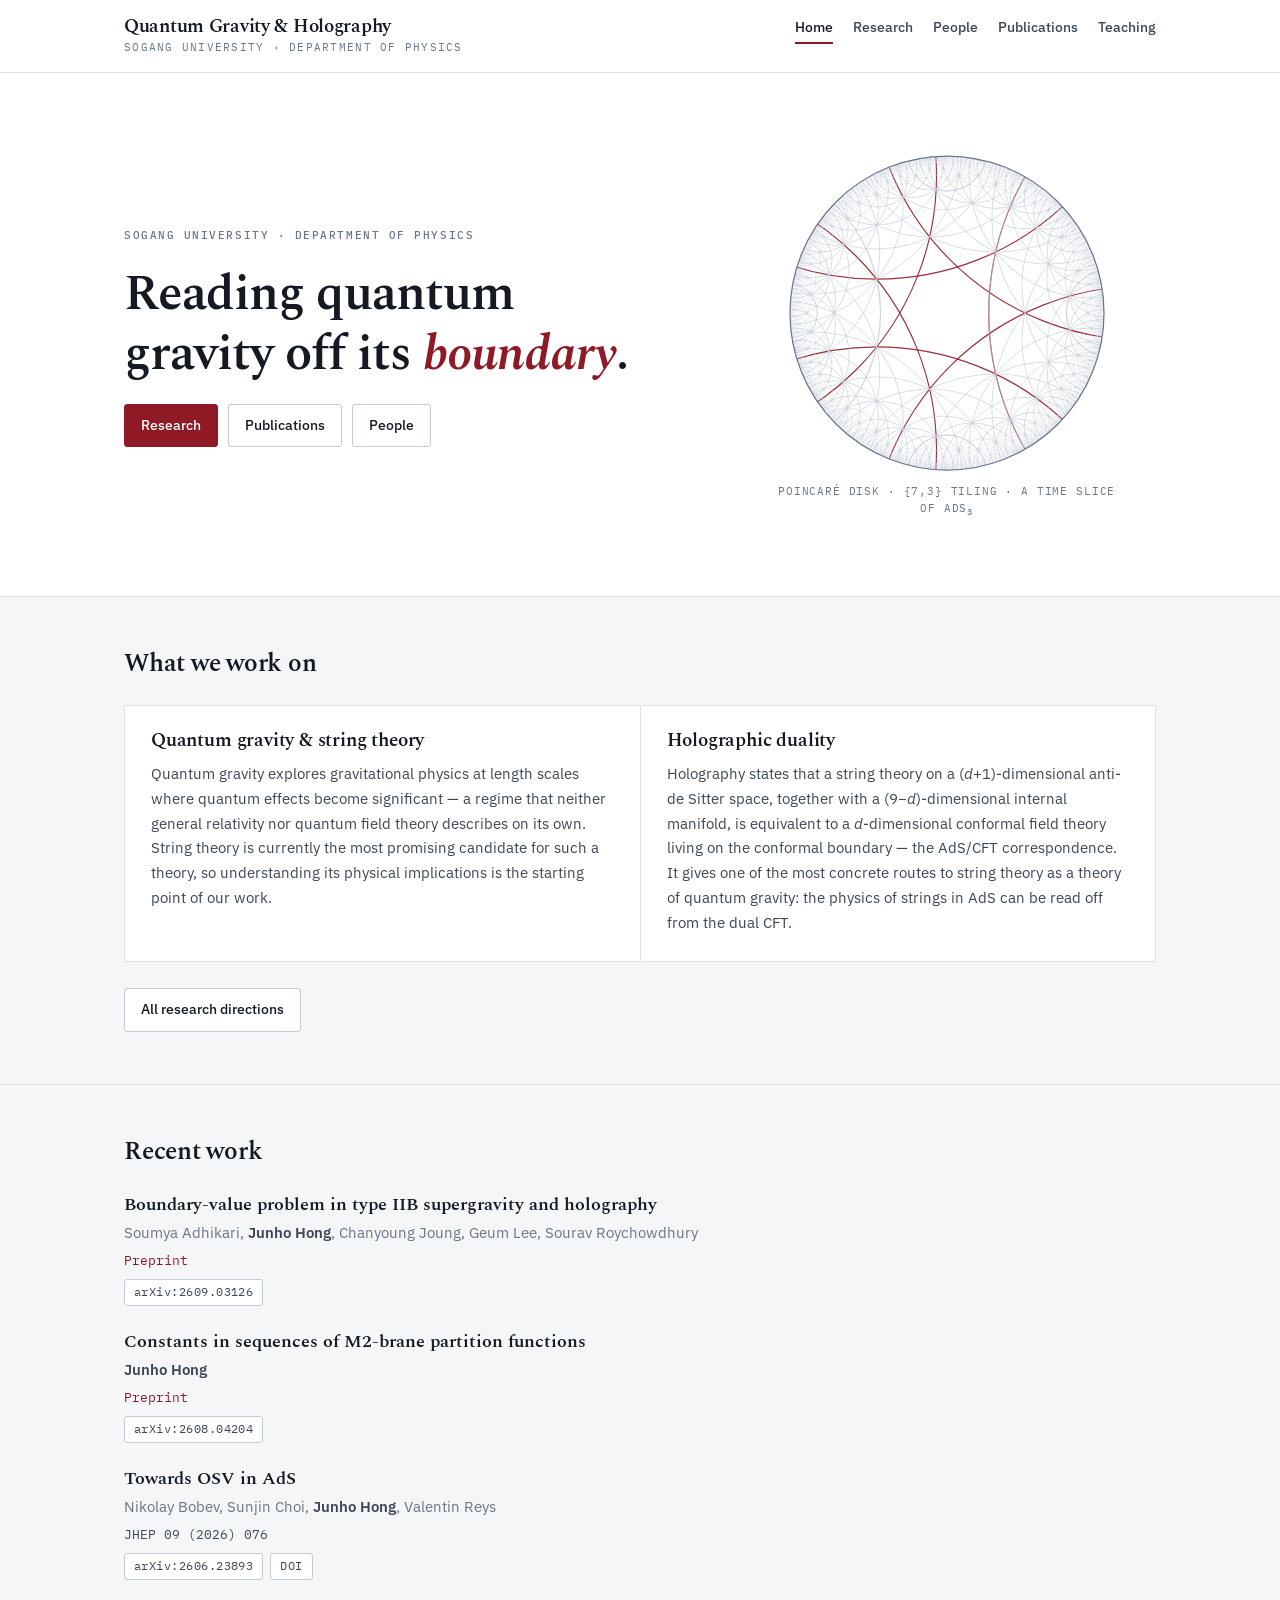
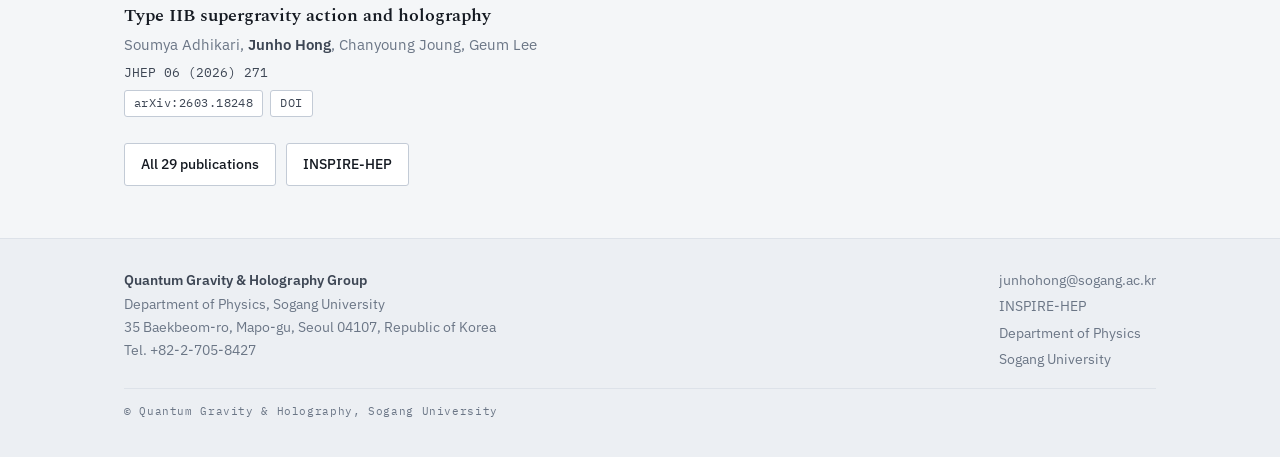
<file: index.html>
<!doctype html>
<html lang="en">
<head>
<meta charset="utf-8">
<meta name="viewport" content="width=device-width, initial-scale=1">
<title>Quantum Gravity &amp; Holography — Sogang University</title>
<meta name="description" content="The Quantum Gravity &amp; Holography group at Sogang University studies string theory and AdS/CFT, led by Junho Hong.">
<meta property="og:title" content="Quantum Gravity &amp; Holography — Sogang University">
<meta property="og:description" content="The Quantum Gravity &amp; Holography group at Sogang University studies string theory and AdS/CFT, led by Junho Hong.">
<meta property="og:type" content="website">
<link rel="preconnect" href="https://fonts.googleapis.com"><link rel="preconnect" href="https://fonts.gstatic.com" crossorigin><link rel="stylesheet" href="https://fonts.googleapis.com/css2?family=IBM+Plex+Mono:wght@400;500&family=IBM+Plex+Sans:ital,wght@0,400;0,500;0,600;1,400&family=Spectral:ital,wght@0,500;0,600;1,600&display=swap">
<link rel="stylesheet" href="assets/style.css">

</head>
<body>
<header class="site-head">
  <div class="wrap">
    <a class="brand" href="index.html">
      <b>Quantum Gravity &amp; Holography</b>
      <span>Sogang University &middot; Department of Physics</span>
    </a>
    <nav class="nav" aria-label="Main"><a href="index.html" aria-current="page">Home</a><a href="research.html">Research</a><a href="people.html">People</a><a href="publications.html">Publications</a><a href="teaching.html">Teaching</a></nav>
  </div>
</header>
<main>
<section class="hero">
  <div class="wrap">
    <div class="hero-copy">
      <p class="eyebrow">Sogang University &middot; Department of Physics</p>
      <h1>Reading quantum gravity off its <em>boundary</em>.</h1>
      <div class="actions">
        <a class="btn btn-primary" href="research.html">Research</a>
        <a class="btn" href="publications.html">Publications</a>
        <a class="btn" href="people.html">People</a>
      </div>
    </div>
    <figure class="hero-figure">
      <canvas id="adsDisk" width="320" height="320"
              role="img"
              aria-label="A {7,3} hyperbolic tiling of the Poincare disk, a constant-time slice of anti-de Sitter space"></canvas>
      <figcaption>Poincar&eacute; disk &middot; {7,3} tiling &middot; a time slice of AdS<sub>3</sub></figcaption>
    </figure>
  </div>
</section>

<section class="section">
  <div class="wrap">
    <h2 class="section-title">What we work on</h2>
    <div class="topics"><div class="topic"><h3>Quantum gravity &amp; string theory</h3><p>Quantum gravity explores gravitational physics at length scales where quantum effects become significant &mdash; a regime that neither general relativity nor quantum field theory describes on its own. String theory is currently the most promising candidate for such a theory, so understanding its physical implications is the starting point of our work.</p></div><div class="topic"><h3>Holographic duality</h3><p>Holography states that a string theory on a (<i>d</i>+1)-dimensional anti-de Sitter space, together with a (9&minus;<i>d</i>)-dimensional internal manifold, is equivalent to a <i>d</i>-dimensional conformal field theory living on the conformal boundary &mdash; the AdS/CFT correspondence. It gives one of the most concrete routes to string theory as a theory of quantum gravity: the physics of strings in AdS can be read off from the dual CFT.</p></div></div>
    <div class="actions"><a class="btn" href="research.html">All research directions</a></div>
  </div>
</section>

<section class="section">
  <div class="wrap">
    <h2 class="section-title">Recent work</h2>
    <div class="pub-list"><article class="pub"><div class="title">Boundary-value problem in type IIB supergravity and holography</div><div class="authors">Soumya Adhikari, <b>Junho Hong</b>, Chanyoung Joung, Geum Lee, Sourav Roychowdhury</div><div class="ref"><span class="preprint">Preprint</span></div><div class="pub-links"><a class="chip" href="https://arxiv.org/abs/2609.03126" target="_blank" rel="noopener">arXiv:2609.03126</a></div></article><article class="pub"><div class="title">Constants in sequences of M2-brane partition functions</div><div class="authors"><b>Junho Hong</b></div><div class="ref"><span class="preprint">Preprint</span></div><div class="pub-links"><a class="chip" href="https://arxiv.org/abs/2608.04204" target="_blank" rel="noopener">arXiv:2608.04204</a></div></article><article class="pub"><div class="title">Towards OSV in AdS</div><div class="authors">Nikolay Bobev, Sunjin Choi, <b>Junho Hong</b>, Valentin Reys</div><div class="ref">JHEP 09 (2026) 076</div><div class="pub-links"><a class="chip" href="https://arxiv.org/abs/2606.23893" target="_blank" rel="noopener">arXiv:2606.23893</a><a class="chip" href="https://doi.org/10.1007/JHEP09(2026)076" target="_blank" rel="noopener">DOI</a></div></article><article class="pub"><div class="title">Type IIB supergravity action and holography</div><div class="authors">Soumya Adhikari, <b>Junho Hong</b>, Chanyoung Joung, Geum Lee</div><div class="ref">JHEP 06 (2026) 271</div><div class="pub-links"><a class="chip" href="https://arxiv.org/abs/2603.18248" target="_blank" rel="noopener">arXiv:2603.18248</a><a class="chip" href="https://doi.org/10.1007/JHEP06(2026)271" target="_blank" rel="noopener">DOI</a></div></article></div>
    <div class="actions">
      <a class="btn" href="publications.html">All 29 publications</a>
      <a class="btn" href="https://inspirehep.net/authors/1669906" target="_blank" rel="noopener">INSPIRE-HEP</a>
    </div>
  </div>
</section>

</main>
<footer class="site-foot">
  <div class="wrap">
    <address class="addr">
      <b>Quantum Gravity &amp; Holography Group</b>
      Department of Physics, Sogang University<br>
      35 Baekbeom-ro, Mapo-gu, Seoul 04107, Republic of Korea<br>
      Tel. +82-2-705-8427
    </address>
    <div class="foot-links">
      <a href="mailto:junhohong@sogang.ac.kr">junhohong@sogang.ac.kr</a>
      <a href="https://inspirehep.net/authors/1669906">INSPIRE-HEP</a>
      <a href="https://physics.sogang.ac.kr">Department of Physics</a>
      <a href="https://www.sogang.ac.kr">Sogang University</a>
    </div>
    <div class="copy">&copy; Quantum Gravity &amp; Holography, Sogang University</div>
  </div>
</footer>
<script src="assets/hero.js"></script>
</body>
</html>
</file>
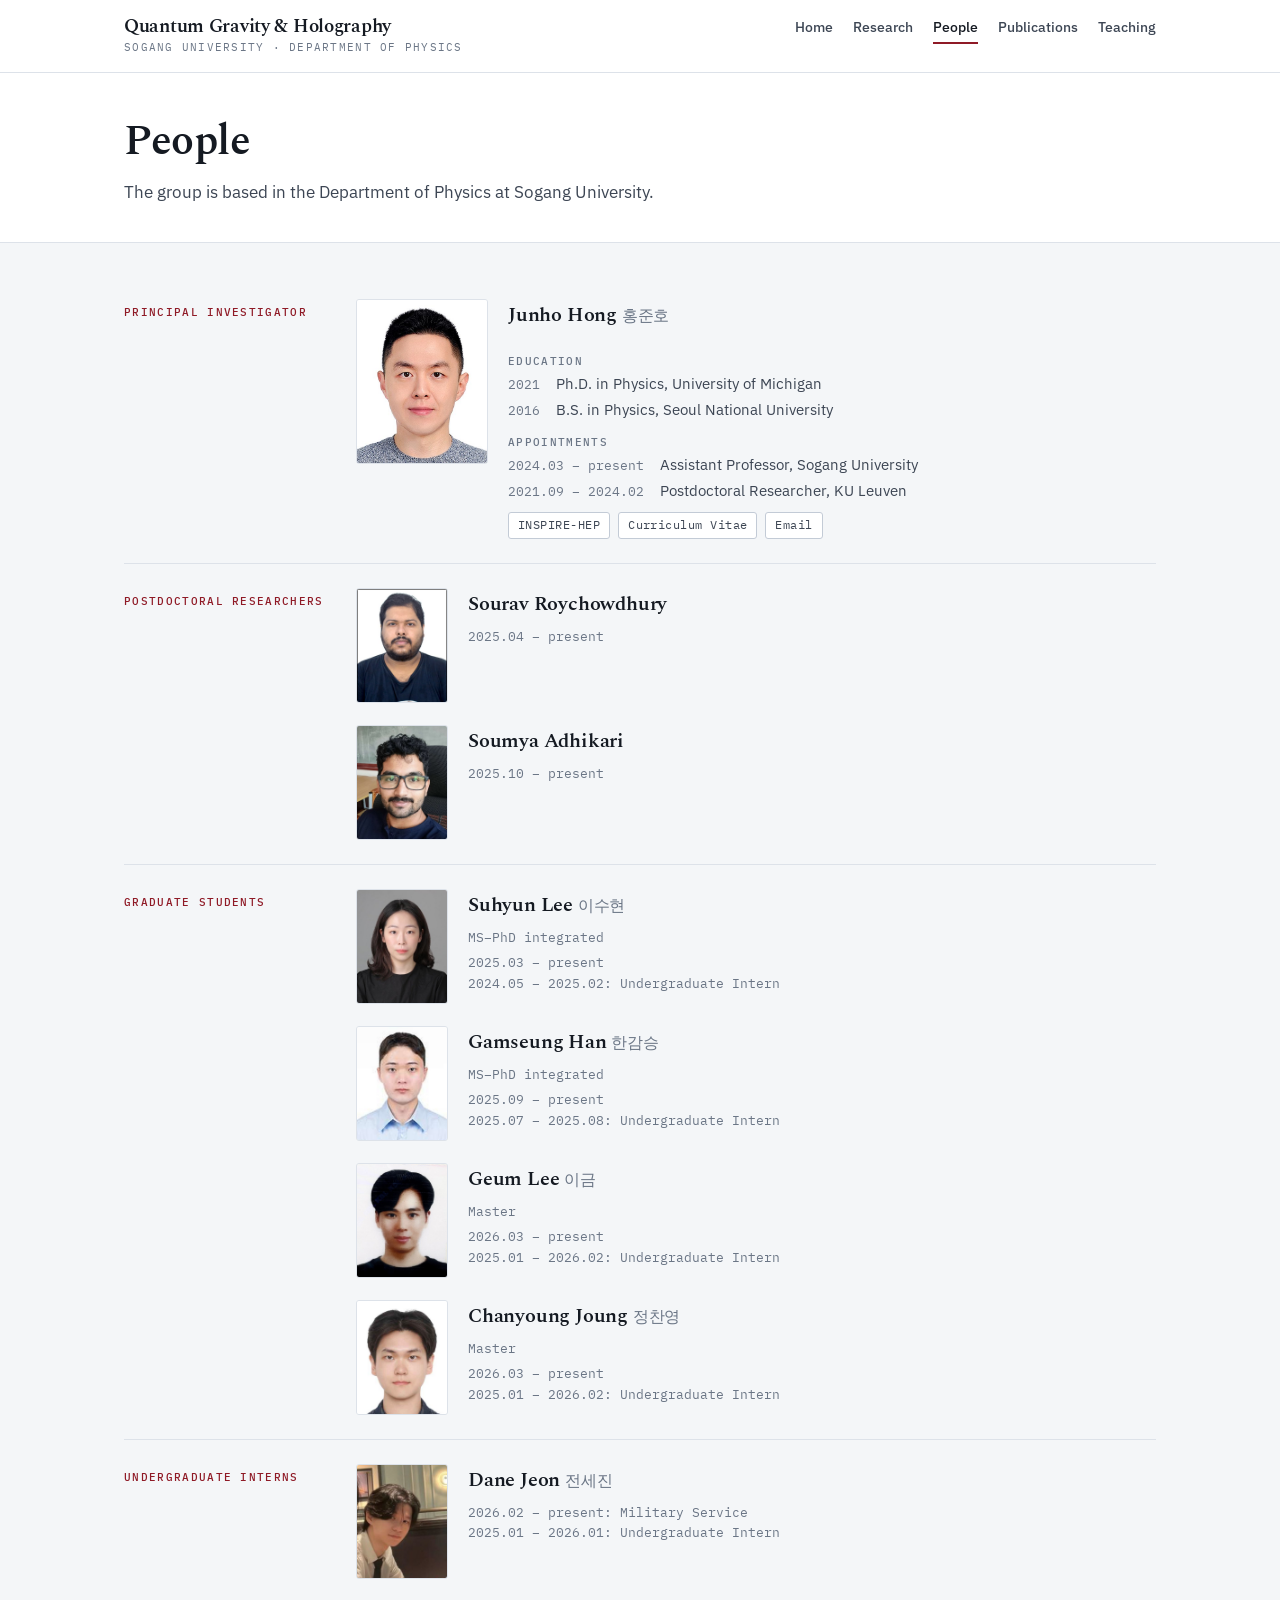
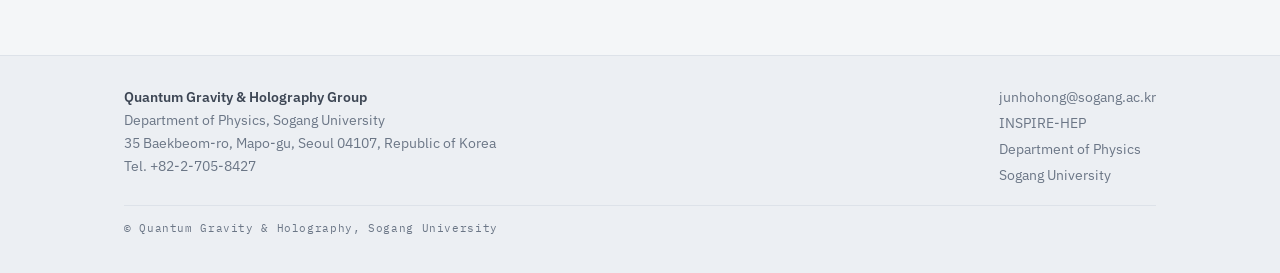
<file: people.html>
<!doctype html>
<html lang="en">
<head>
<meta charset="utf-8">
<meta name="viewport" content="width=device-width, initial-scale=1">
<title>People — Quantum Gravity &amp; Holography</title>
<meta name="description" content="Members of the Quantum Gravity &amp; Holography group at Sogang University, led by Junho Hong.">
<meta property="og:title" content="People — Quantum Gravity &amp; Holography">
<meta property="og:description" content="Members of the Quantum Gravity &amp; Holography group at Sogang University, led by Junho Hong.">
<meta property="og:type" content="website">
<link rel="preconnect" href="https://fonts.googleapis.com"><link rel="preconnect" href="https://fonts.gstatic.com" crossorigin><link rel="stylesheet" href="https://fonts.googleapis.com/css2?family=IBM+Plex+Mono:wght@400;500&family=IBM+Plex+Sans:ital,wght@0,400;0,500;0,600;1,400&family=Spectral:ital,wght@0,500;0,600;1,600&display=swap">
<link rel="stylesheet" href="assets/style.css">

</head>
<body>
<header class="site-head">
  <div class="wrap">
    <a class="brand" href="index.html">
      <b>Quantum Gravity &amp; Holography</b>
      <span>Sogang University &middot; Department of Physics</span>
    </a>
    <nav class="nav" aria-label="Main"><a href="index.html">Home</a><a href="research.html">Research</a><a href="people.html" aria-current="page">People</a><a href="publications.html">Publications</a><a href="teaching.html">Teaching</a></nav>
  </div>
</header>
<main>
<section class="page-head">
  <div class="wrap">
    <h1>People</h1>
    <p class="lede">The group is based in the Department of Physics at Sogang University.</p>
  </div>
</section>
<section class="section">
  <div class="wrap">
    <div class="roster"><div class="role-group"><div class="role-label">Principal Investigator</div><div class="role-people"><div class="person is-pi"><img class="portrait" src="assets/people/p2.jpg" alt="Junho Hong" width="400" height="500" loading="lazy" decoding="async"><div class="person-body"><span class="name">Junho Hong <span class="ko">홍준호</span></span><div class="cv-block"><h4>Education</h4><dl><dt>2021</dt><dd>Ph.D. in Physics, University of Michigan</dd><dt>2016</dt><dd>B.S. in Physics, Seoul National University</dd></dl><h4>Appointments</h4><dl><dt>2024.03 – present</dt><dd>Assistant Professor, Sogang University</dd><dt>2021.09 – 2024.02</dt><dd>Postdoctoral Researcher, KU Leuven</dd></dl></div><div class="person-links"><a class="chip" href="https://inspirehep.net/authors/1669906" target="_blank" rel="noopener">INSPIRE-HEP</a><a class="chip" href="https://drive.google.com/file/d/1dUrk5StndWqmRpvLeok2jnu36gyC5fmx/view" target="_blank" rel="noopener">Curriculum Vitae</a><a class="chip" href="mailto:junhohong@sogang.ac.kr">Email</a></div></div></div></div></div><div class="role-group"><div class="role-label">Postdoctoral Researchers</div><div class="role-people"><div class="person"><img class="portrait" src="assets/people/p4.jpg" alt="Sourav Roychowdhury" width="400" height="500" loading="lazy" decoding="async"><div class="person-body"><span class="name">Sourav Roychowdhury</span><span class="term"><span>2025.04 – present</span></span></div></div><div class="person"><img class="portrait" src="assets/people/p3.jpg" alt="Soumya Adhikari" width="400" height="500" loading="lazy" decoding="async"><div class="person-body"><span class="name">Soumya Adhikari</span><span class="term"><span>2025.10 – present</span></span></div></div></div></div><div class="role-group"><div class="role-label">Graduate Students</div><div class="role-people"><div class="person"><img class="portrait" src="assets/people/p6.jpg" alt="Suhyun Lee" width="400" height="500" loading="lazy" decoding="async"><div class="person-body"><span class="name">Suhyun Lee <span class="ko">이수현</span></span><span class="term">MS–PhD integrated</span><span class="term"><span>2025.03 – present</span><span>2024.05 – 2025.02: Undergraduate Intern</span></span></div></div><div class="person"><img class="portrait" src="assets/people/p1.jpg" alt="Gamseung Han" width="400" height="500" loading="lazy" decoding="async"><div class="person-body"><span class="name">Gamseung Han <span class="ko">한감승</span></span><span class="term">MS–PhD integrated</span><span class="term"><span>2025.09 – present</span><span>2025.07 – 2025.08: Undergraduate Intern</span></span></div></div><div class="person"><img class="portrait" src="assets/people/p5.jpg" alt="Geum Lee" width="400" height="500" loading="lazy" decoding="async"><div class="person-body"><span class="name">Geum Lee <span class="ko">이금</span></span><span class="term">Master</span><span class="term"><span>2026.03 – present</span><span>2025.01 – 2026.02: Undergraduate Intern</span></span></div></div><div class="person"><img class="portrait" src="assets/people/p8.jpg" alt="Chanyoung Joung" width="400" height="500" loading="lazy" decoding="async"><div class="person-body"><span class="name">Chanyoung Joung <span class="ko">정찬영</span></span><span class="term">Master</span><span class="term"><span>2026.03 – present</span><span>2025.01 – 2026.02: Undergraduate Intern</span></span></div></div></div></div><div class="role-group"><div class="role-label">Undergraduate Interns</div><div class="role-people"><div class="person"><img class="portrait" src="assets/people/p7.jpg" alt="Dane Jeon" width="400" height="500" loading="lazy" decoding="async"><div class="person-body"><span class="name">Dane Jeon <span class="ko">전세진</span></span><span class="term"><span>2026.02 – present: Military Service</span><span>2025.01 – 2026.01: Undergraduate Intern</span></span></div></div></div></div></div>
  </div>
</section>

</main>
<footer class="site-foot">
  <div class="wrap">
    <address class="addr">
      <b>Quantum Gravity &amp; Holography Group</b>
      Department of Physics, Sogang University<br>
      35 Baekbeom-ro, Mapo-gu, Seoul 04107, Republic of Korea<br>
      Tel. +82-2-705-8427
    </address>
    <div class="foot-links">
      <a href="mailto:junhohong@sogang.ac.kr">junhohong@sogang.ac.kr</a>
      <a href="https://inspirehep.net/authors/1669906">INSPIRE-HEP</a>
      <a href="https://physics.sogang.ac.kr">Department of Physics</a>
      <a href="https://www.sogang.ac.kr">Sogang University</a>
    </div>
    <div class="copy">&copy; Quantum Gravity &amp; Holography, Sogang University</div>
  </div>
</footer>

</body>
</html>
</file>
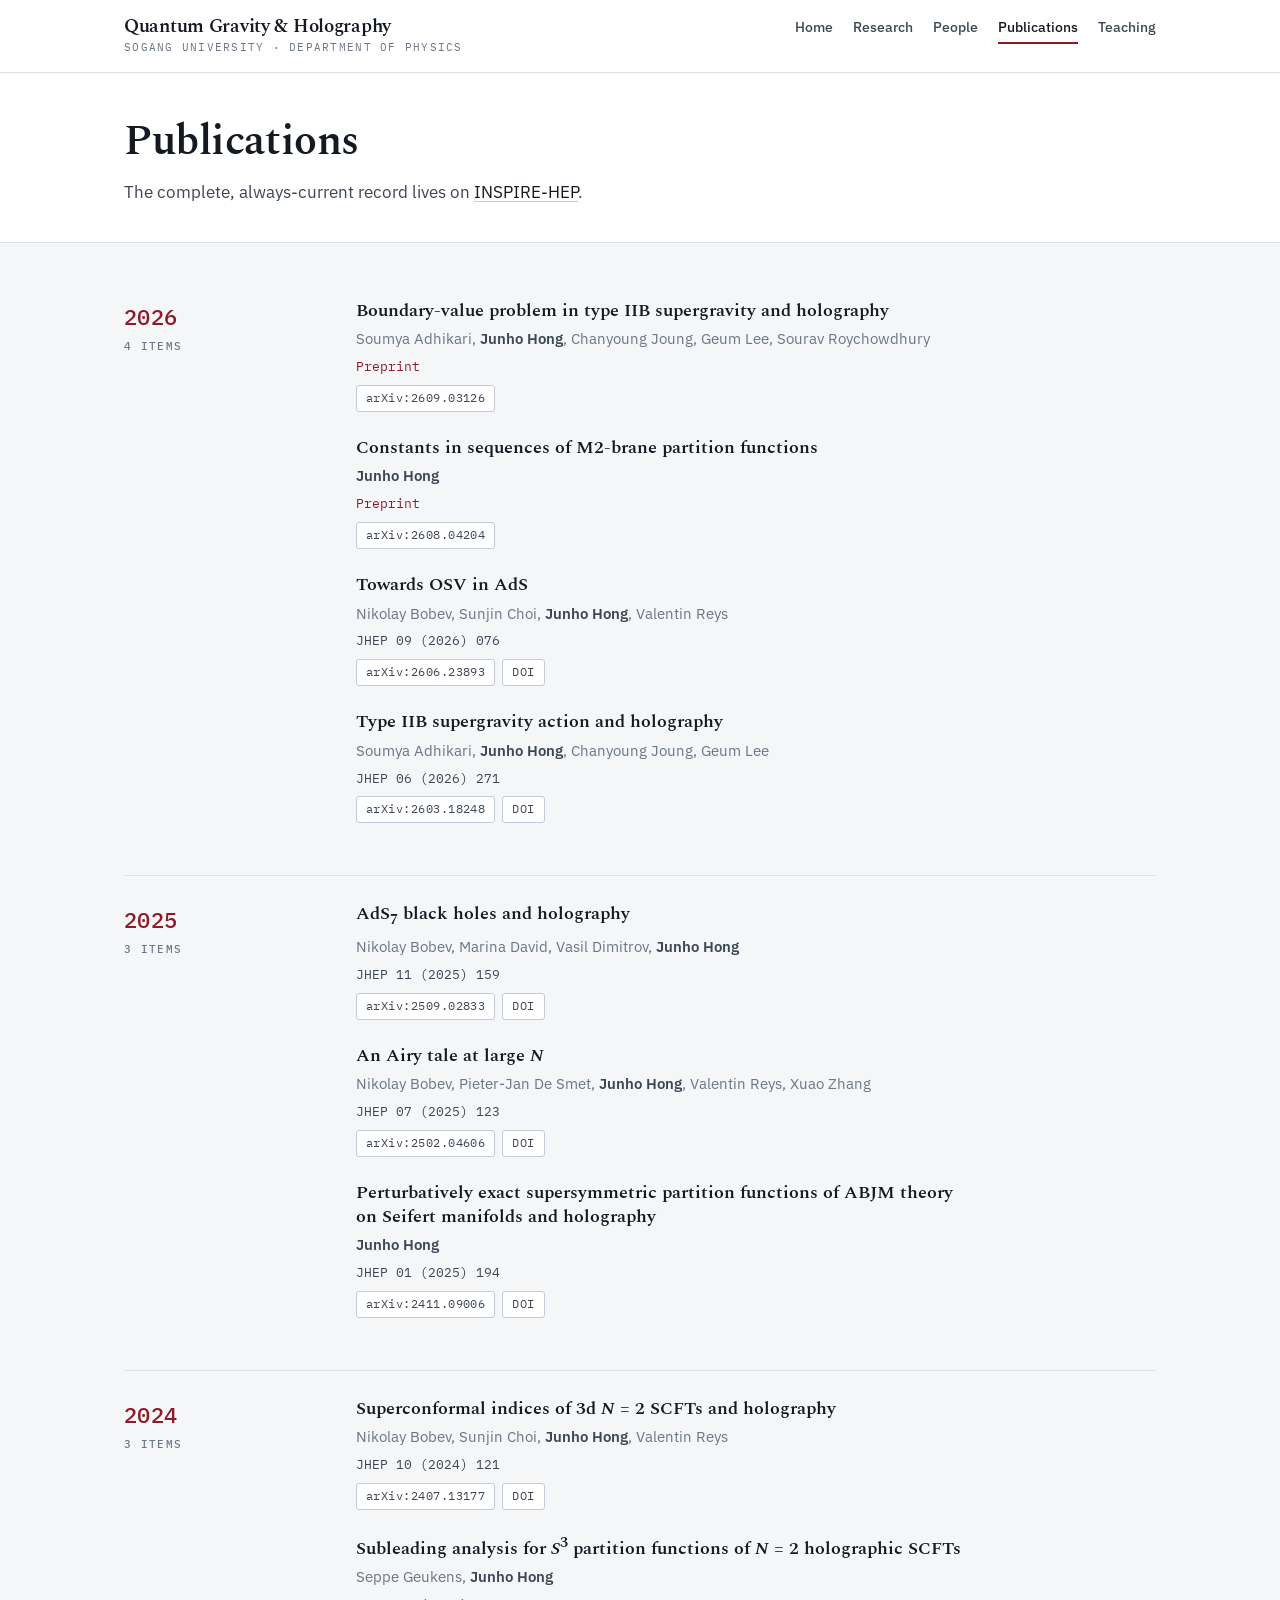
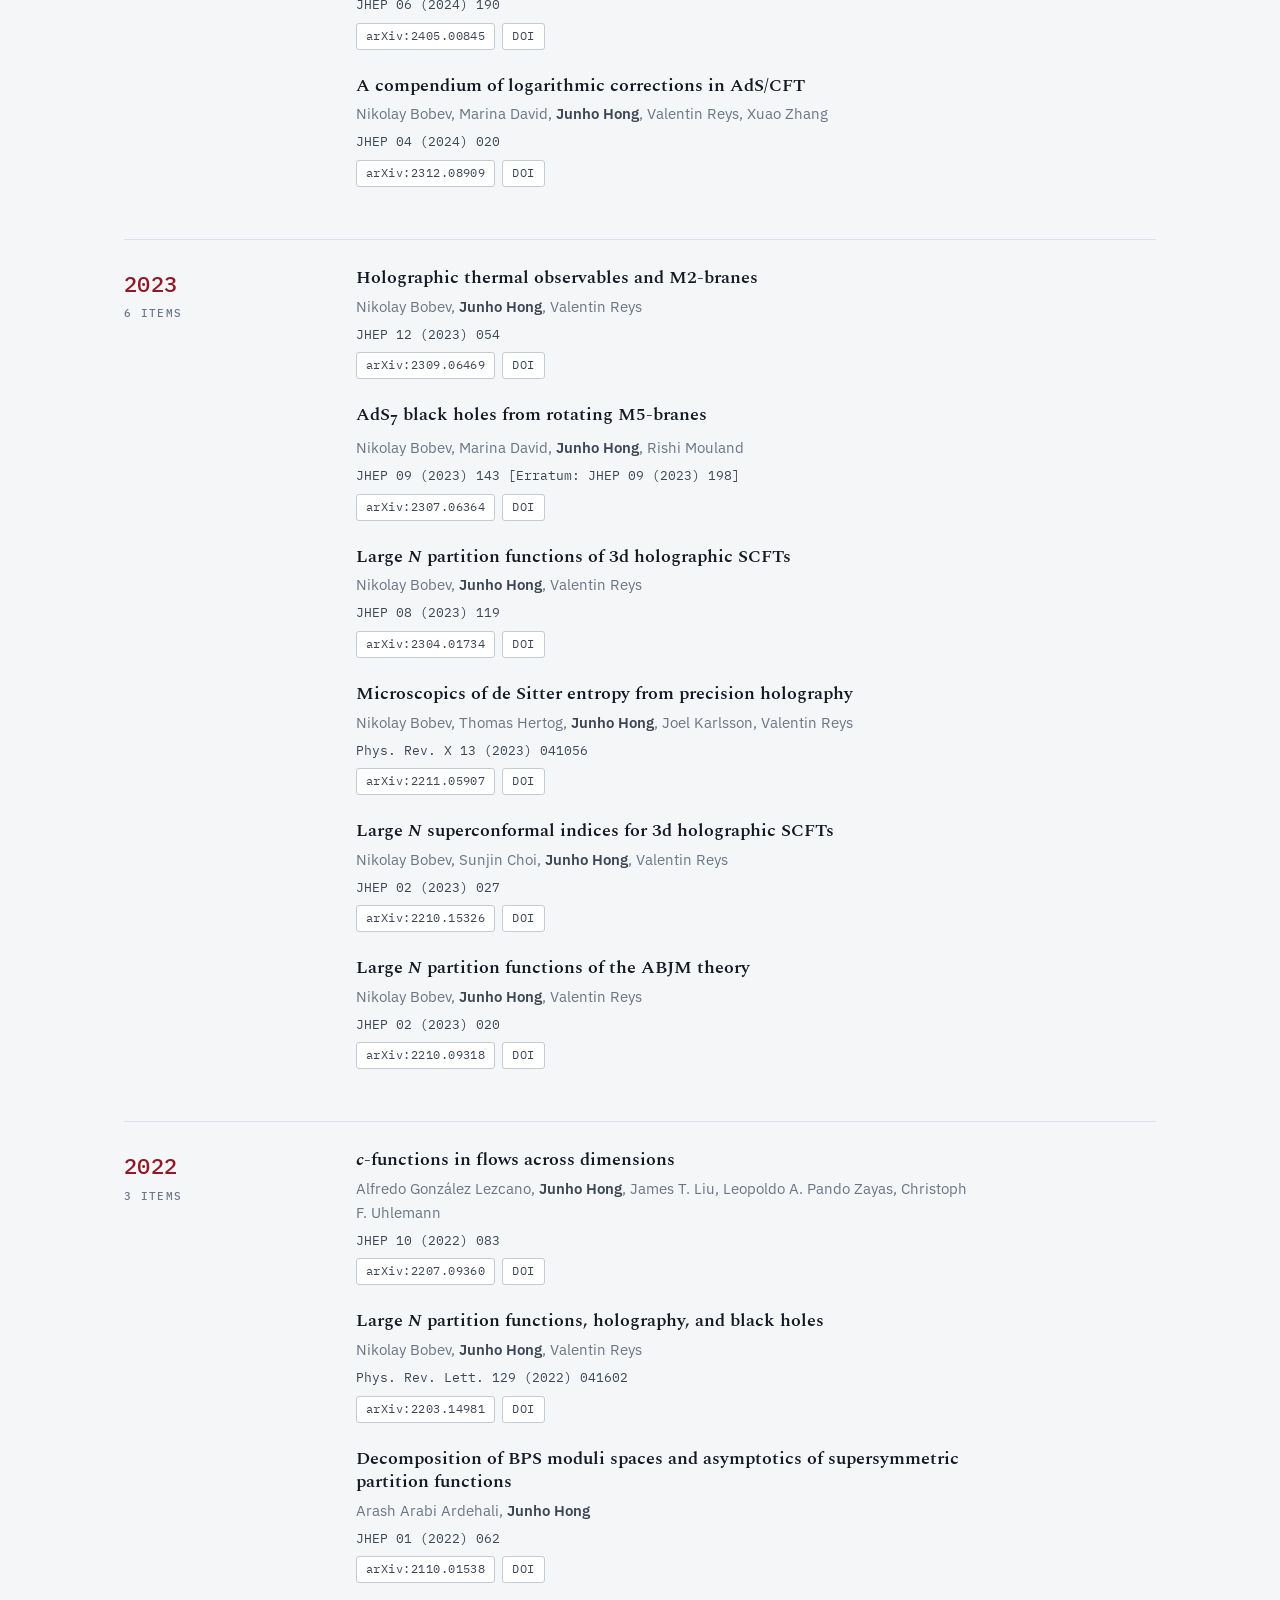
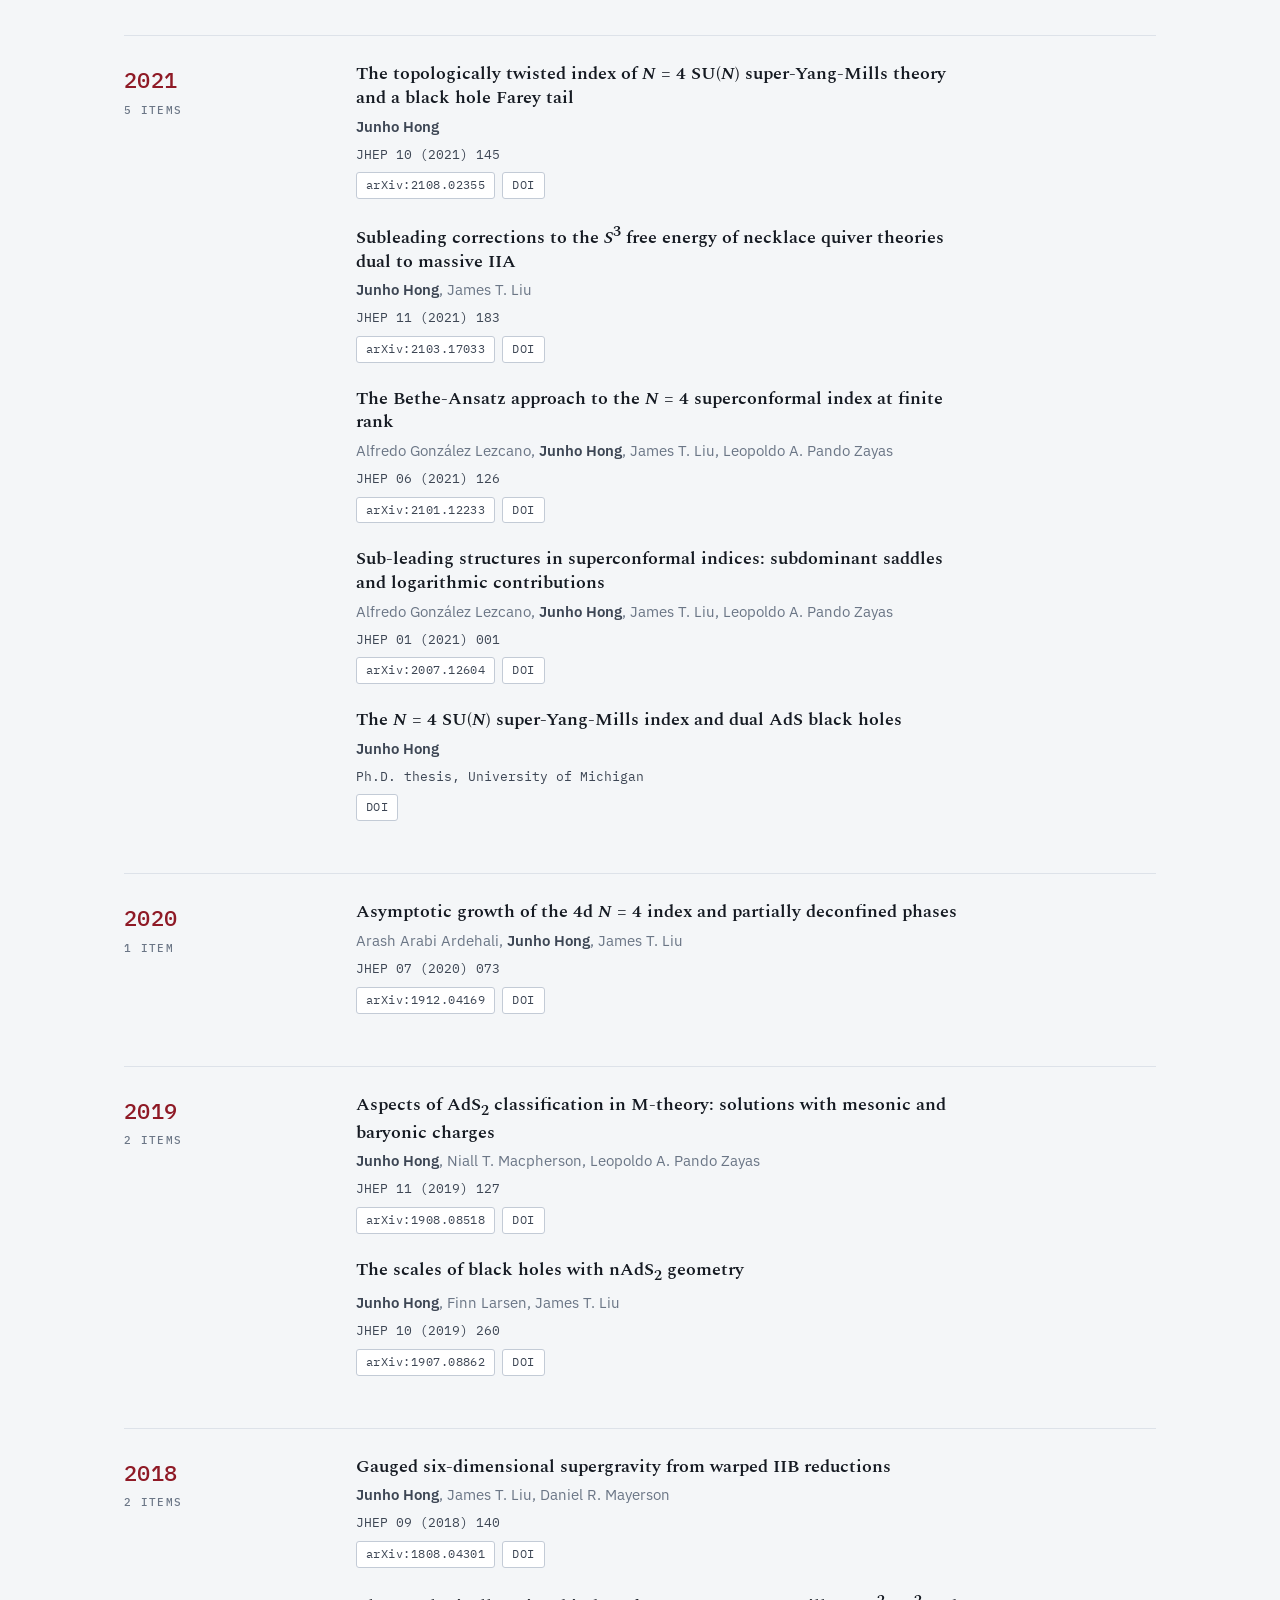
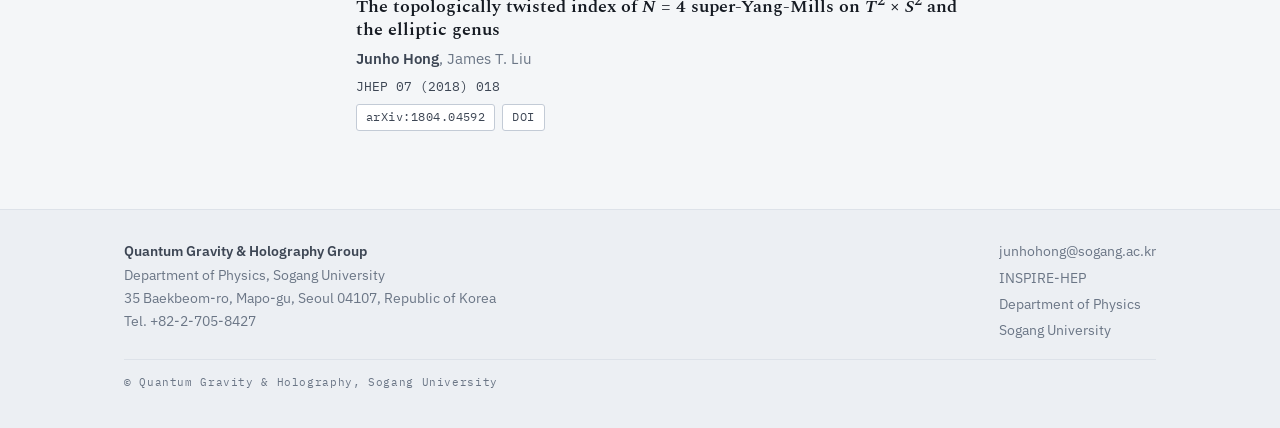
<file: publications.html>
<!doctype html>
<html lang="en">
<head>
<meta charset="utf-8">
<meta name="viewport" content="width=device-width, initial-scale=1">
<title>Publications — Quantum Gravity &amp; Holography</title>
<meta name="description" content="Publications of the Quantum Gravity &amp; Holography group at Sogang University.">
<meta property="og:title" content="Publications — Quantum Gravity &amp; Holography">
<meta property="og:description" content="Publications of the Quantum Gravity &amp; Holography group at Sogang University.">
<meta property="og:type" content="website">
<link rel="preconnect" href="https://fonts.googleapis.com"><link rel="preconnect" href="https://fonts.gstatic.com" crossorigin><link rel="stylesheet" href="https://fonts.googleapis.com/css2?family=IBM+Plex+Mono:wght@400;500&family=IBM+Plex+Sans:ital,wght@0,400;0,500;0,600;1,400&family=Spectral:ital,wght@0,500;0,600;1,600&display=swap">
<link rel="stylesheet" href="assets/style.css">

</head>
<body>
<header class="site-head">
  <div class="wrap">
    <a class="brand" href="index.html">
      <b>Quantum Gravity &amp; Holography</b>
      <span>Sogang University &middot; Department of Physics</span>
    </a>
    <nav class="nav" aria-label="Main"><a href="index.html">Home</a><a href="research.html">Research</a><a href="people.html">People</a><a href="publications.html" aria-current="page">Publications</a><a href="teaching.html">Teaching</a></nav>
  </div>
</header>
<main>
<section class="page-head">
  <div class="wrap">
    <h1>Publications</h1>
    <p class="lede">The complete, always-current record lives on <a href="https://inspirehep.net/authors/1669906" target="_blank" rel="noopener">INSPIRE-HEP</a>.</p>
  </div>
</section>
<section class="section">
  <div class="wrap"><div class="year-block"><div class="year-num">2026<small>4 items</small></div><div class="pub-list"><article class="pub"><div class="title">Boundary-value problem in type IIB supergravity and holography</div><div class="authors">Soumya Adhikari, <b>Junho Hong</b>, Chanyoung Joung, Geum Lee, Sourav Roychowdhury</div><div class="ref"><span class="preprint">Preprint</span></div><div class="pub-links"><a class="chip" href="https://arxiv.org/abs/2609.03126" target="_blank" rel="noopener">arXiv:2609.03126</a></div></article><article class="pub"><div class="title">Constants in sequences of M2-brane partition functions</div><div class="authors"><b>Junho Hong</b></div><div class="ref"><span class="preprint">Preprint</span></div><div class="pub-links"><a class="chip" href="https://arxiv.org/abs/2608.04204" target="_blank" rel="noopener">arXiv:2608.04204</a></div></article><article class="pub"><div class="title">Towards OSV in AdS</div><div class="authors">Nikolay Bobev, Sunjin Choi, <b>Junho Hong</b>, Valentin Reys</div><div class="ref">JHEP 09 (2026) 076</div><div class="pub-links"><a class="chip" href="https://arxiv.org/abs/2606.23893" target="_blank" rel="noopener">arXiv:2606.23893</a><a class="chip" href="https://doi.org/10.1007/JHEP09(2026)076" target="_blank" rel="noopener">DOI</a></div></article><article class="pub"><div class="title">Type IIB supergravity action and holography</div><div class="authors">Soumya Adhikari, <b>Junho Hong</b>, Chanyoung Joung, Geum Lee</div><div class="ref">JHEP 06 (2026) 271</div><div class="pub-links"><a class="chip" href="https://arxiv.org/abs/2603.18248" target="_blank" rel="noopener">arXiv:2603.18248</a><a class="chip" href="https://doi.org/10.1007/JHEP06(2026)271" target="_blank" rel="noopener">DOI</a></div></article></div></div><div class="year-block"><div class="year-num">2025<small>3 items</small></div><div class="pub-list"><article class="pub"><div class="title">AdS<sub>7</sub> black holes and holography</div><div class="authors">Nikolay Bobev, Marina David, Vasil Dimitrov, <b>Junho Hong</b></div><div class="ref">JHEP 11 (2025) 159</div><div class="pub-links"><a class="chip" href="https://arxiv.org/abs/2509.02833" target="_blank" rel="noopener">arXiv:2509.02833</a><a class="chip" href="https://doi.org/10.1007/JHEP11(2025)159" target="_blank" rel="noopener">DOI</a></div></article><article class="pub"><div class="title">An Airy tale at large <i>N</i></div><div class="authors">Nikolay Bobev, Pieter-Jan De Smet, <b>Junho Hong</b>, Valentin Reys, Xuao Zhang</div><div class="ref">JHEP 07 (2025) 123</div><div class="pub-links"><a class="chip" href="https://arxiv.org/abs/2502.04606" target="_blank" rel="noopener">arXiv:2502.04606</a><a class="chip" href="https://doi.org/10.1007/JHEP07(2025)123" target="_blank" rel="noopener">DOI</a></div></article><article class="pub"><div class="title">Perturbatively exact supersymmetric partition functions of ABJM theory on Seifert manifolds and holography</div><div class="authors"><b>Junho Hong</b></div><div class="ref">JHEP 01 (2025) 194</div><div class="pub-links"><a class="chip" href="https://arxiv.org/abs/2411.09006" target="_blank" rel="noopener">arXiv:2411.09006</a><a class="chip" href="https://doi.org/10.1007/JHEP01(2025)194" target="_blank" rel="noopener">DOI</a></div></article></div></div><div class="year-block"><div class="year-num">2024<small>3 items</small></div><div class="pub-list"><article class="pub"><div class="title">Superconformal indices of 3d <i>N</i> = 2 SCFTs and holography</div><div class="authors">Nikolay Bobev, Sunjin Choi, <b>Junho Hong</b>, Valentin Reys</div><div class="ref">JHEP 10 (2024) 121</div><div class="pub-links"><a class="chip" href="https://arxiv.org/abs/2407.13177" target="_blank" rel="noopener">arXiv:2407.13177</a><a class="chip" href="https://doi.org/10.1007/JHEP10(2024)121" target="_blank" rel="noopener">DOI</a></div></article><article class="pub"><div class="title">Subleading analysis for <i>S</i><sup>3</sup> partition functions of <i>N</i> = 2 holographic SCFTs</div><div class="authors">Seppe Geukens, <b>Junho Hong</b></div><div class="ref">JHEP 06 (2024) 190</div><div class="pub-links"><a class="chip" href="https://arxiv.org/abs/2405.00845" target="_blank" rel="noopener">arXiv:2405.00845</a><a class="chip" href="https://doi.org/10.1007/JHEP06(2024)190" target="_blank" rel="noopener">DOI</a></div></article><article class="pub"><div class="title">A compendium of logarithmic corrections in AdS/CFT</div><div class="authors">Nikolay Bobev, Marina David, <b>Junho Hong</b>, Valentin Reys, Xuao Zhang</div><div class="ref">JHEP 04 (2024) 020</div><div class="pub-links"><a class="chip" href="https://arxiv.org/abs/2312.08909" target="_blank" rel="noopener">arXiv:2312.08909</a><a class="chip" href="https://doi.org/10.1007/JHEP04(2024)020" target="_blank" rel="noopener">DOI</a></div></article></div></div><div class="year-block"><div class="year-num">2023<small>6 items</small></div><div class="pub-list"><article class="pub"><div class="title">Holographic thermal observables and M2-branes</div><div class="authors">Nikolay Bobev, <b>Junho Hong</b>, Valentin Reys</div><div class="ref">JHEP 12 (2023) 054</div><div class="pub-links"><a class="chip" href="https://arxiv.org/abs/2309.06469" target="_blank" rel="noopener">arXiv:2309.06469</a><a class="chip" href="https://doi.org/10.1007/JHEP12(2023)054" target="_blank" rel="noopener">DOI</a></div></article><article class="pub"><div class="title">AdS<sub>7</sub> black holes from rotating M5-branes</div><div class="authors">Nikolay Bobev, Marina David, <b>Junho Hong</b>, Rishi Mouland</div><div class="ref">JHEP 09 (2023) 143 [Erratum: JHEP 09 (2023) 198]</div><div class="pub-links"><a class="chip" href="https://arxiv.org/abs/2307.06364" target="_blank" rel="noopener">arXiv:2307.06364</a><a class="chip" href="https://doi.org/10.1007/JHEP09(2023)143" target="_blank" rel="noopener">DOI</a></div></article><article class="pub"><div class="title">Large <i>N</i> partition functions of 3d holographic SCFTs</div><div class="authors">Nikolay Bobev, <b>Junho Hong</b>, Valentin Reys</div><div class="ref">JHEP 08 (2023) 119</div><div class="pub-links"><a class="chip" href="https://arxiv.org/abs/2304.01734" target="_blank" rel="noopener">arXiv:2304.01734</a><a class="chip" href="https://doi.org/10.1007/JHEP08(2023)119" target="_blank" rel="noopener">DOI</a></div></article><article class="pub"><div class="title">Microscopics of de Sitter entropy from precision holography</div><div class="authors">Nikolay Bobev, Thomas Hertog, <b>Junho Hong</b>, Joel Karlsson, Valentin Reys</div><div class="ref">Phys. Rev. X 13 (2023) 041056</div><div class="pub-links"><a class="chip" href="https://arxiv.org/abs/2211.05907" target="_blank" rel="noopener">arXiv:2211.05907</a><a class="chip" href="https://doi.org/10.1103/PhysRevX.13.041056" target="_blank" rel="noopener">DOI</a></div></article><article class="pub"><div class="title">Large <i>N</i> superconformal indices for 3d holographic SCFTs</div><div class="authors">Nikolay Bobev, Sunjin Choi, <b>Junho Hong</b>, Valentin Reys</div><div class="ref">JHEP 02 (2023) 027</div><div class="pub-links"><a class="chip" href="https://arxiv.org/abs/2210.15326" target="_blank" rel="noopener">arXiv:2210.15326</a><a class="chip" href="https://doi.org/10.1007/JHEP02(2023)027" target="_blank" rel="noopener">DOI</a></div></article><article class="pub"><div class="title">Large <i>N</i> partition functions of the ABJM theory</div><div class="authors">Nikolay Bobev, <b>Junho Hong</b>, Valentin Reys</div><div class="ref">JHEP 02 (2023) 020</div><div class="pub-links"><a class="chip" href="https://arxiv.org/abs/2210.09318" target="_blank" rel="noopener">arXiv:2210.09318</a><a class="chip" href="https://doi.org/10.1007/JHEP02(2023)020" target="_blank" rel="noopener">DOI</a></div></article></div></div><div class="year-block"><div class="year-num">2022<small>3 items</small></div><div class="pub-list"><article class="pub"><div class="title"><i>c</i>-functions in flows across dimensions</div><div class="authors">Alfredo González Lezcano, <b>Junho Hong</b>, James T. Liu, Leopoldo A. Pando Zayas, Christoph F. Uhlemann</div><div class="ref">JHEP 10 (2022) 083</div><div class="pub-links"><a class="chip" href="https://arxiv.org/abs/2207.09360" target="_blank" rel="noopener">arXiv:2207.09360</a><a class="chip" href="https://doi.org/10.1007/JHEP10(2022)083" target="_blank" rel="noopener">DOI</a></div></article><article class="pub"><div class="title">Large <i>N</i> partition functions, holography, and black holes</div><div class="authors">Nikolay Bobev, <b>Junho Hong</b>, Valentin Reys</div><div class="ref">Phys. Rev. Lett. 129 (2022) 041602</div><div class="pub-links"><a class="chip" href="https://arxiv.org/abs/2203.14981" target="_blank" rel="noopener">arXiv:2203.14981</a><a class="chip" href="https://doi.org/10.1103/PhysRevLett.129.041602" target="_blank" rel="noopener">DOI</a></div></article><article class="pub"><div class="title">Decomposition of BPS moduli spaces and asymptotics of supersymmetric partition functions</div><div class="authors">Arash Arabi Ardehali, <b>Junho Hong</b></div><div class="ref">JHEP 01 (2022) 062</div><div class="pub-links"><a class="chip" href="https://arxiv.org/abs/2110.01538" target="_blank" rel="noopener">arXiv:2110.01538</a><a class="chip" href="https://doi.org/10.1007/JHEP01(2022)062" target="_blank" rel="noopener">DOI</a></div></article></div></div><div class="year-block"><div class="year-num">2021<small>5 items</small></div><div class="pub-list"><article class="pub"><div class="title">The topologically twisted index of <i>N</i> = 4 SU(<i>N</i>) super-Yang-Mills theory and a black hole Farey tail</div><div class="authors"><b>Junho Hong</b></div><div class="ref">JHEP 10 (2021) 145</div><div class="pub-links"><a class="chip" href="https://arxiv.org/abs/2108.02355" target="_blank" rel="noopener">arXiv:2108.02355</a><a class="chip" href="https://doi.org/10.1007/JHEP10(2021)145" target="_blank" rel="noopener">DOI</a></div></article><article class="pub"><div class="title">Subleading corrections to the <i>S</i><sup>3</sup> free energy of necklace quiver theories dual to massive IIA</div><div class="authors"><b>Junho Hong</b>, James T. Liu</div><div class="ref">JHEP 11 (2021) 183</div><div class="pub-links"><a class="chip" href="https://arxiv.org/abs/2103.17033" target="_blank" rel="noopener">arXiv:2103.17033</a><a class="chip" href="https://doi.org/10.1007/JHEP11(2021)183" target="_blank" rel="noopener">DOI</a></div></article><article class="pub"><div class="title">The Bethe-Ansatz approach to the <i>N</i> = 4 superconformal index at finite rank</div><div class="authors">Alfredo González Lezcano, <b>Junho Hong</b>, James T. Liu, Leopoldo A. Pando Zayas</div><div class="ref">JHEP 06 (2021) 126</div><div class="pub-links"><a class="chip" href="https://arxiv.org/abs/2101.12233" target="_blank" rel="noopener">arXiv:2101.12233</a><a class="chip" href="https://doi.org/10.1007/JHEP06(2021)126" target="_blank" rel="noopener">DOI</a></div></article><article class="pub"><div class="title">Sub-leading structures in superconformal indices: subdominant saddles and logarithmic contributions</div><div class="authors">Alfredo González Lezcano, <b>Junho Hong</b>, James T. Liu, Leopoldo A. Pando Zayas</div><div class="ref">JHEP 01 (2021) 001</div><div class="pub-links"><a class="chip" href="https://arxiv.org/abs/2007.12604" target="_blank" rel="noopener">arXiv:2007.12604</a><a class="chip" href="https://doi.org/10.1007/JHEP01(2021)001" target="_blank" rel="noopener">DOI</a></div></article><article class="pub"><div class="title">The <i>N</i> = 4 SU(<i>N</i>) super-Yang-Mills index and dual AdS black holes</div><div class="authors"><b>Junho Hong</b></div><div class="ref">Ph.D. thesis, University of Michigan</div><div class="pub-links"><a class="chip" href="https://doi.org/10.7302/1496" target="_blank" rel="noopener">DOI</a></div></article></div></div><div class="year-block"><div class="year-num">2020<small>1 item</small></div><div class="pub-list"><article class="pub"><div class="title">Asymptotic growth of the 4d <i>N</i> = 4 index and partially deconfined phases</div><div class="authors">Arash Arabi Ardehali, <b>Junho Hong</b>, James T. Liu</div><div class="ref">JHEP 07 (2020) 073</div><div class="pub-links"><a class="chip" href="https://arxiv.org/abs/1912.04169" target="_blank" rel="noopener">arXiv:1912.04169</a><a class="chip" href="https://doi.org/10.1007/JHEP07(2020)073" target="_blank" rel="noopener">DOI</a></div></article></div></div><div class="year-block"><div class="year-num">2019<small>2 items</small></div><div class="pub-list"><article class="pub"><div class="title">Aspects of AdS<sub>2</sub> classification in M-theory: solutions with mesonic and baryonic charges</div><div class="authors"><b>Junho Hong</b>, Niall T. Macpherson, Leopoldo A. Pando Zayas</div><div class="ref">JHEP 11 (2019) 127</div><div class="pub-links"><a class="chip" href="https://arxiv.org/abs/1908.08518" target="_blank" rel="noopener">arXiv:1908.08518</a><a class="chip" href="https://doi.org/10.1007/JHEP11(2019)127" target="_blank" rel="noopener">DOI</a></div></article><article class="pub"><div class="title">The scales of black holes with nAdS<sub>2</sub> geometry</div><div class="authors"><b>Junho Hong</b>, Finn Larsen, James T. Liu</div><div class="ref">JHEP 10 (2019) 260</div><div class="pub-links"><a class="chip" href="https://arxiv.org/abs/1907.08862" target="_blank" rel="noopener">arXiv:1907.08862</a><a class="chip" href="https://doi.org/10.1007/JHEP10(2019)260" target="_blank" rel="noopener">DOI</a></div></article></div></div><div class="year-block"><div class="year-num">2018<small>2 items</small></div><div class="pub-list"><article class="pub"><div class="title">Gauged six-dimensional supergravity from warped IIB reductions</div><div class="authors"><b>Junho Hong</b>, James T. Liu, Daniel R. Mayerson</div><div class="ref">JHEP 09 (2018) 140</div><div class="pub-links"><a class="chip" href="https://arxiv.org/abs/1808.04301" target="_blank" rel="noopener">arXiv:1808.04301</a><a class="chip" href="https://doi.org/10.1007/JHEP09(2018)140" target="_blank" rel="noopener">DOI</a></div></article><article class="pub"><div class="title">The topologically twisted index of <i>N</i> = 4 super-Yang-Mills on <i>T</i><sup>2</sup> × <i>S</i><sup>2</sup> and the elliptic genus</div><div class="authors"><b>Junho Hong</b>, James T. Liu</div><div class="ref">JHEP 07 (2018) 018</div><div class="pub-links"><a class="chip" href="https://arxiv.org/abs/1804.04592" target="_blank" rel="noopener">arXiv:1804.04592</a><a class="chip" href="https://doi.org/10.1007/JHEP07(2018)018" target="_blank" rel="noopener">DOI</a></div></article></div></div></div>
</section>

</main>
<footer class="site-foot">
  <div class="wrap">
    <address class="addr">
      <b>Quantum Gravity &amp; Holography Group</b>
      Department of Physics, Sogang University<br>
      35 Baekbeom-ro, Mapo-gu, Seoul 04107, Republic of Korea<br>
      Tel. +82-2-705-8427
    </address>
    <div class="foot-links">
      <a href="mailto:junhohong@sogang.ac.kr">junhohong@sogang.ac.kr</a>
      <a href="https://inspirehep.net/authors/1669906">INSPIRE-HEP</a>
      <a href="https://physics.sogang.ac.kr">Department of Physics</a>
      <a href="https://www.sogang.ac.kr">Sogang University</a>
    </div>
    <div class="copy">&copy; Quantum Gravity &amp; Holography, Sogang University</div>
  </div>
</footer>

</body>
</html>
</file>
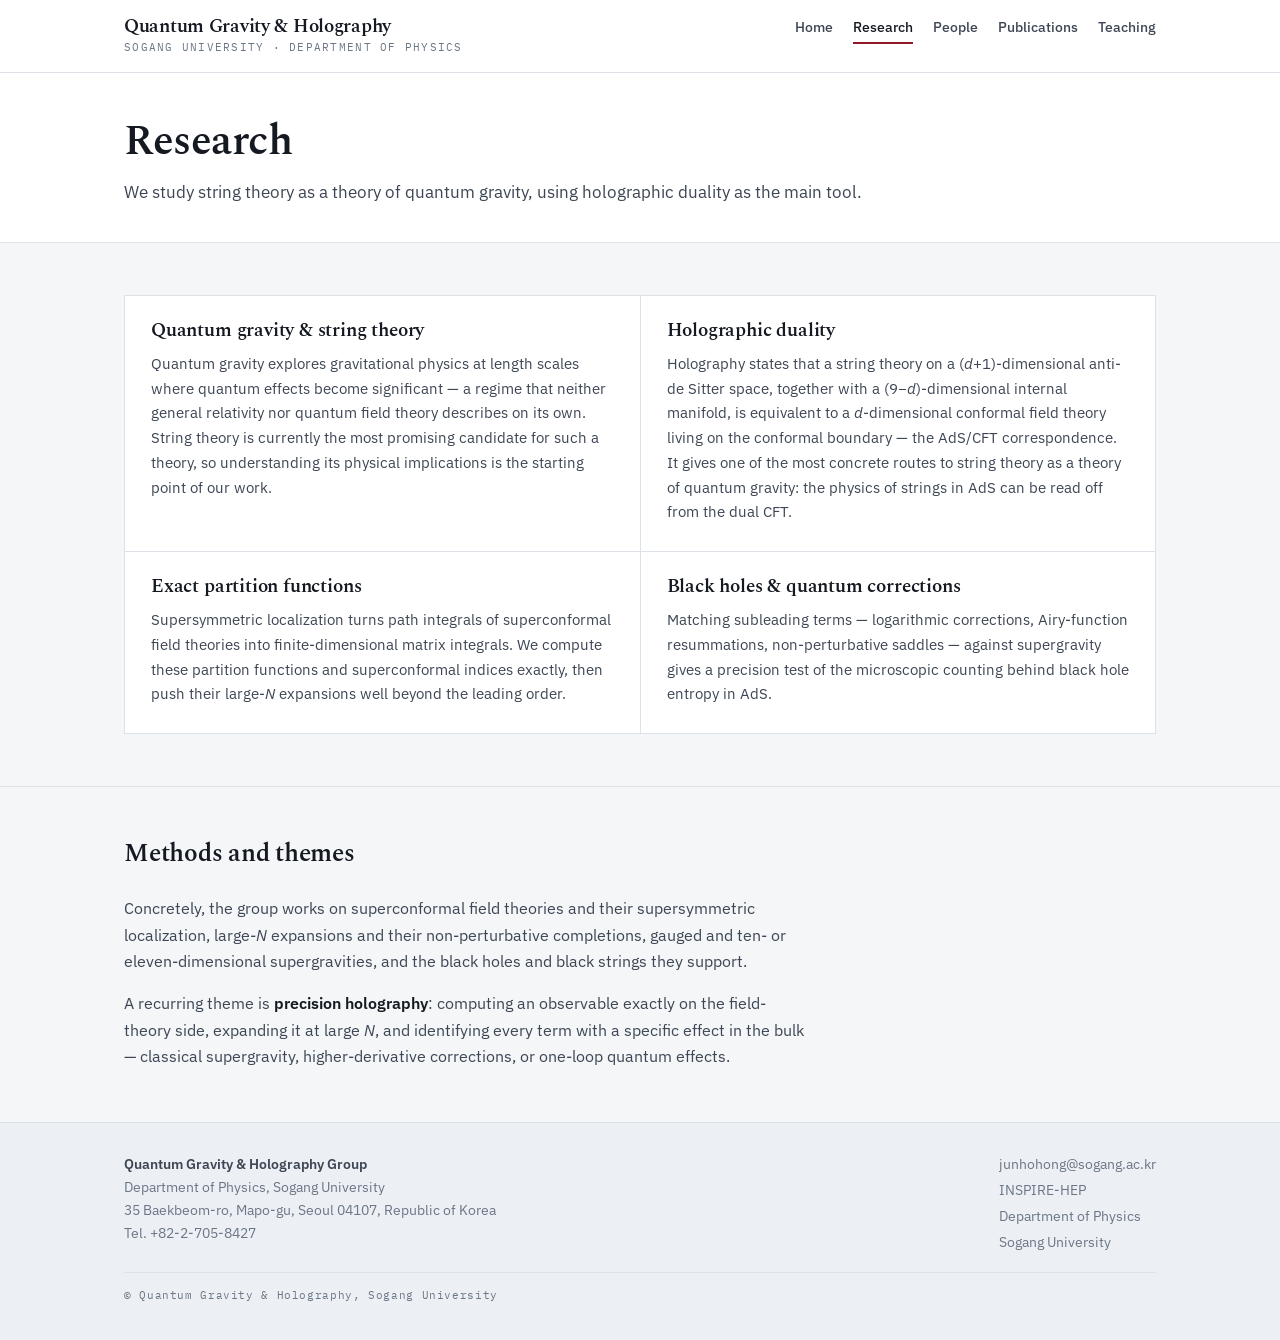
<file: research.html>
<!doctype html>
<html lang="en">
<head>
<meta charset="utf-8">
<meta name="viewport" content="width=device-width, initial-scale=1">
<title>Research — Quantum Gravity &amp; Holography</title>
<meta name="description" content="Research directions of the Quantum Gravity &amp; Holography group at Sogang University: string theory, AdS/CFT, exact partition functions, and black holes.">
<meta property="og:title" content="Research — Quantum Gravity &amp; Holography">
<meta property="og:description" content="Research directions of the Quantum Gravity &amp; Holography group at Sogang University: string theory, AdS/CFT, exact partition functions, and black holes.">
<meta property="og:type" content="website">
<link rel="preconnect" href="https://fonts.googleapis.com"><link rel="preconnect" href="https://fonts.gstatic.com" crossorigin><link rel="stylesheet" href="https://fonts.googleapis.com/css2?family=IBM+Plex+Mono:wght@400;500&family=IBM+Plex+Sans:ital,wght@0,400;0,500;0,600;1,400&family=Spectral:ital,wght@0,500;0,600;1,600&display=swap">
<link rel="stylesheet" href="assets/style.css">

</head>
<body>
<header class="site-head">
  <div class="wrap">
    <a class="brand" href="index.html">
      <b>Quantum Gravity &amp; Holography</b>
      <span>Sogang University &middot; Department of Physics</span>
    </a>
    <nav class="nav" aria-label="Main"><a href="index.html">Home</a><a href="research.html" aria-current="page">Research</a><a href="people.html">People</a><a href="publications.html">Publications</a><a href="teaching.html">Teaching</a></nav>
  </div>
</header>
<main>
<section class="page-head">
  <div class="wrap">
    <h1>Research</h1>
    <p class="lede">We study string theory as a theory of quantum gravity, using holographic duality as the main tool.</p>
  </div>
</section>
<section class="section">
  <div class="wrap">
    <div class="topics"><div class="topic"><h3>Quantum gravity &amp; string theory</h3><p>Quantum gravity explores gravitational physics at length scales where quantum effects become significant &mdash; a regime that neither general relativity nor quantum field theory describes on its own. String theory is currently the most promising candidate for such a theory, so understanding its physical implications is the starting point of our work.</p></div><div class="topic"><h3>Holographic duality</h3><p>Holography states that a string theory on a (<i>d</i>+1)-dimensional anti-de Sitter space, together with a (9&minus;<i>d</i>)-dimensional internal manifold, is equivalent to a <i>d</i>-dimensional conformal field theory living on the conformal boundary &mdash; the AdS/CFT correspondence. It gives one of the most concrete routes to string theory as a theory of quantum gravity: the physics of strings in AdS can be read off from the dual CFT.</p></div><div class="topic"><h3>Exact partition functions</h3><p>Supersymmetric localization turns path integrals of superconformal field theories into finite-dimensional matrix integrals. We compute these partition functions and superconformal indices exactly, then push their large-<i>N</i> expansions well beyond the leading order.</p></div><div class="topic"><h3>Black holes &amp; quantum corrections</h3><p>Matching subleading terms &mdash; logarithmic corrections, Airy-function resummations, non-perturbative saddles &mdash; against supergravity gives a precision test of the microscopic counting behind black hole entropy in AdS.</p></div></div>
  </div>
</section>
<section class="section">
  <div class="wrap">
    <h2 class="section-title">Methods and themes</h2>
    <div class="prose">
      <p>Concretely, the group works on superconformal field theories and their
      supersymmetric localization, large-<i>N</i> expansions and their non-perturbative
      completions, gauged and ten- or eleven-dimensional supergravities, and the
      black holes and black strings they support.</p>
      <p>A recurring theme is <strong>precision holography</strong>: computing an
      observable exactly on the field-theory side, expanding it at large <i>N</i>,
      and identifying every term with a specific effect in the bulk &mdash; classical
      supergravity, higher-derivative corrections, or one-loop quantum effects.</p>
    </div>
  </div>
</section>

</main>
<footer class="site-foot">
  <div class="wrap">
    <address class="addr">
      <b>Quantum Gravity &amp; Holography Group</b>
      Department of Physics, Sogang University<br>
      35 Baekbeom-ro, Mapo-gu, Seoul 04107, Republic of Korea<br>
      Tel. +82-2-705-8427
    </address>
    <div class="foot-links">
      <a href="mailto:junhohong@sogang.ac.kr">junhohong@sogang.ac.kr</a>
      <a href="https://inspirehep.net/authors/1669906">INSPIRE-HEP</a>
      <a href="https://physics.sogang.ac.kr">Department of Physics</a>
      <a href="https://www.sogang.ac.kr">Sogang University</a>
    </div>
    <div class="copy">&copy; Quantum Gravity &amp; Holography, Sogang University</div>
  </div>
</footer>

</body>
</html>
</file>
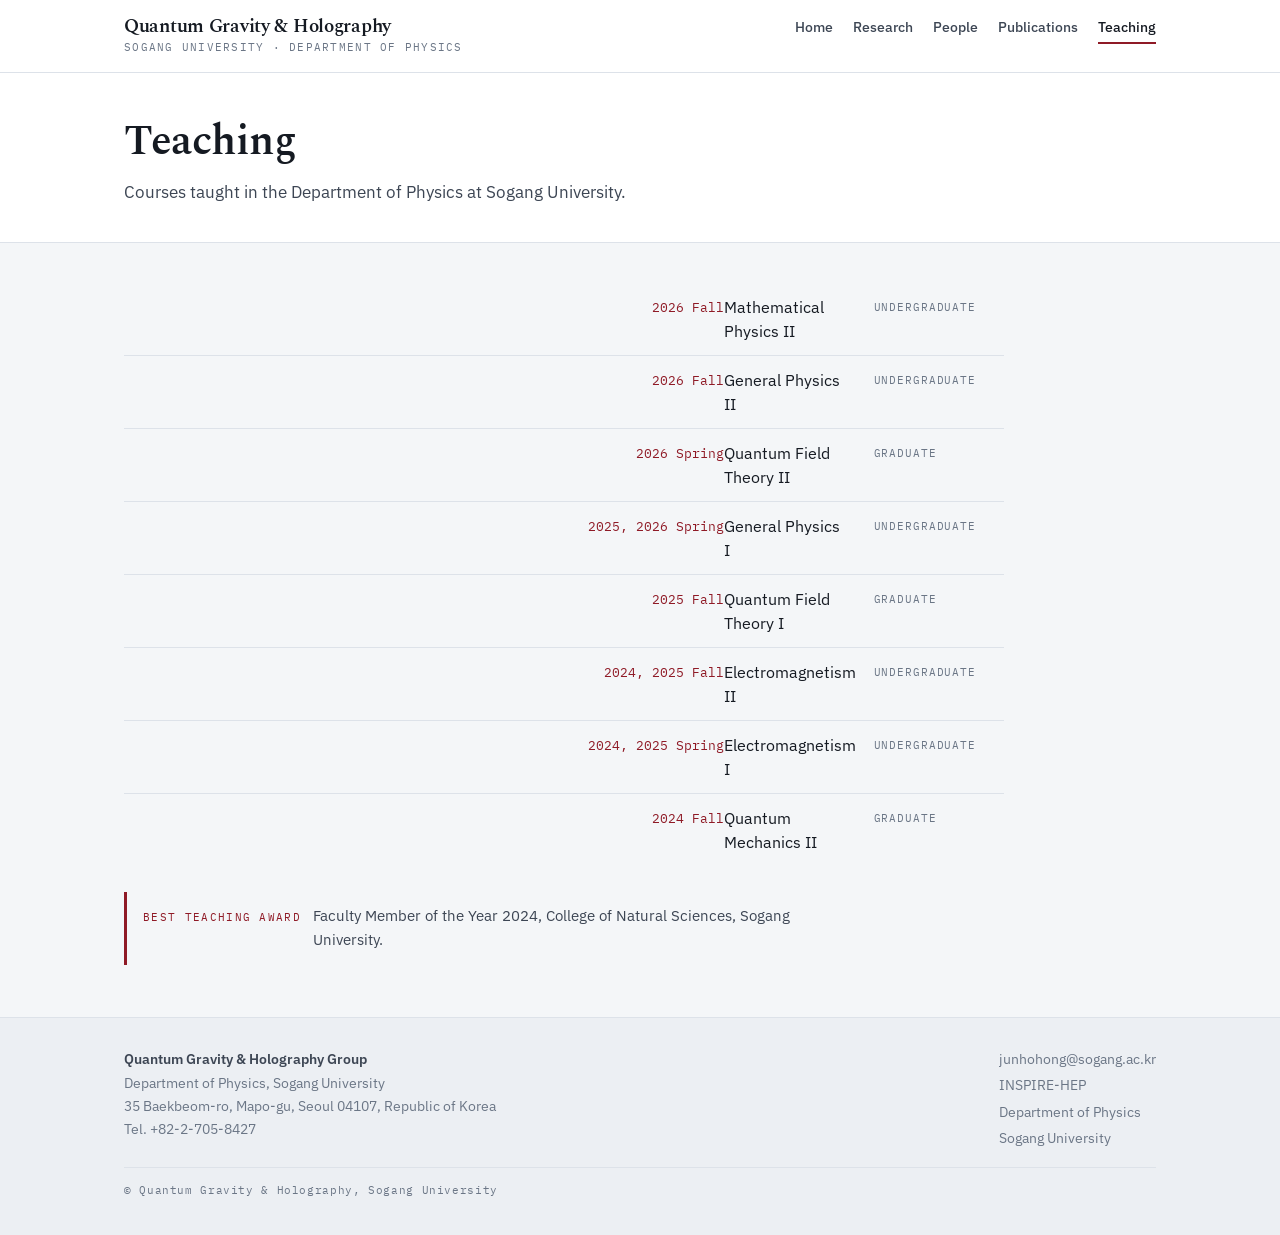
<file: teaching.html>
<!doctype html>
<html lang="en">
<head>
<meta charset="utf-8">
<meta name="viewport" content="width=device-width, initial-scale=1">
<title>Teaching &amp;mdash; Quantum Gravity &amp; Holography</title>
<meta name="description" content="Courses taught by Junho Hong in the Department of Physics at Sogang University.">
<meta property="og:title" content="Teaching &amp;mdash; Quantum Gravity &amp; Holography">
<meta property="og:description" content="Courses taught by Junho Hong in the Department of Physics at Sogang University.">
<meta property="og:type" content="website">
<link rel="preconnect" href="https://fonts.googleapis.com"><link rel="preconnect" href="https://fonts.gstatic.com" crossorigin><link rel="stylesheet" href="https://fonts.googleapis.com/css2?family=IBM+Plex+Mono:wght@400;500&family=IBM+Plex+Sans:ital,wght@0,400;0,500;0,600;1,400&family=Spectral:ital,wght@0,500;0,600;1,600&display=swap">
<link rel="stylesheet" href="assets/style.css">

</head>
<body>
<header class="site-head">
  <div class="wrap">
    <a class="brand" href="index.html">
      <b>Quantum Gravity &amp; Holography</b>
      <span>Sogang University &middot; Department of Physics</span>
    </a>
    <nav class="nav" aria-label="Main"><a href="index.html">Home</a><a href="research.html">Research</a><a href="people.html">People</a><a href="publications.html">Publications</a><a href="teaching.html" aria-current="page">Teaching</a></nav>
  </div>
</header>
<main>
<section class="page-head">
  <div class="wrap">
    <h1>Teaching</h1>
    <p class="lede">Courses taught in the Department of Physics at Sogang University.</p>
  </div>
</section>
<section class="section">
  <div class="wrap">
    <div class="course-list"><div class="course-rows"><div class="course-row"><div class="when">2026 Fall</div><div class="what">Mathematical Physics II</div><div class="who">Undergraduate</div></div><div class="course-row"><div class="when">2026 Fall</div><div class="what">General Physics II</div><div class="who">Undergraduate</div></div><div class="course-row"><div class="when">2026 Spring</div><div class="what">Quantum Field Theory II</div><div class="who">Graduate</div></div><div class="course-row"><div class="when">2025, 2026 Spring</div><div class="what">General Physics I</div><div class="who">Undergraduate</div></div><div class="course-row"><div class="when">2025 Fall</div><div class="what">Quantum Field Theory I</div><div class="who">Graduate</div></div><div class="course-row"><div class="when">2024, 2025 Fall</div><div class="what">Electromagnetism II</div><div class="who">Undergraduate</div></div><div class="course-row"><div class="when">2024, 2025 Spring</div><div class="what">Electromagnetism I</div><div class="who">Undergraduate</div></div><div class="course-row"><div class="when">2024 Fall</div><div class="what">Quantum Mechanics II</div><div class="who">Graduate</div></div></div></div>
    <div class="award-note">
      <span class="medal">Best Teaching Award</span>
      <p>Faculty Member of the Year 2024, College of Natural Sciences, Sogang University.</p>
    </div>
  </div>
</section>

</main>
<footer class="site-foot">
  <div class="wrap">
    <address class="addr">
      <b>Quantum Gravity &amp; Holography Group</b>
      Department of Physics, Sogang University<br>
      35 Baekbeom-ro, Mapo-gu, Seoul 04107, Republic of Korea<br>
      Tel. +82-2-705-8427
    </address>
    <div class="foot-links">
      <a href="mailto:junhohong@sogang.ac.kr">junhohong@sogang.ac.kr</a>
      <a href="https://inspirehep.net/authors/1669906">INSPIRE-HEP</a>
      <a href="https://physics.sogang.ac.kr">Department of Physics</a>
      <a href="https://www.sogang.ac.kr">Sogang University</a>
    </div>
    <div class="copy">&copy; Quantum Gravity &amp; Holography, Sogang University</div>
  </div>
</footer>

</body>
</html>
</file>
<file: assets/style.css>
/* Quantum Gravity & Holography — Sogang University
   Palette: cool ink, Sogang crimson, slate neutrals
   Type: Spectral (display) / IBM Plex Sans (body) / IBM Plex Mono (data) */

:root {
  --ground:      #f4f6f8;
  --surface:     #ffffff;
  --surface-alt: #eceff3;
  --ink:         #151a22;
  --ink-soft:    #3d4654;
  --muted:       #6b7686;
  --line:        #dde2e9;
  --line-strong: #c3cbd6;
  --accent:      #8f1a26;
  --accent-ink:  #ffffff;
  --accent-wash: #f6e9ea;

  --font-display: "Spectral", Georgia, "Times New Roman", serif;
  --font-body: "IBM Plex Sans", -apple-system, BlinkMacSystemFont, "Segoe UI", Roboto, sans-serif;
  --font-mono: "IBM Plex Mono", ui-monospace, SFMono-Regular, Menlo, monospace;

  --shell: 1080px;
  --prose: 68ch;
  --radius: 3px;
}

@media (prefers-color-scheme: dark) {
  :root:not([data-theme="light"]) {
    --ground:      #0f131a;
    --surface:     #161b24;
    --surface-alt: #1c222d;
    --ink:         #e7eaef;
    --ink-soft:    #bcc4d0;
    --muted:       #8d97a6;
    --line:        #262d39;
    --line-strong: #38414f;
    --accent:      #e0737d;
    --accent-ink:  #1a0d0f;
    --accent-wash: #241419;
  }
}

:root[data-theme="dark"] {
  --ground:      #0f131a;
  --surface:     #161b24;
  --surface-alt: #1c222d;
  --ink:         #e7eaef;
  --ink-soft:    #bcc4d0;
  --muted:       #8d97a6;
  --line:        #262d39;
  --line-strong: #38414f;
  --accent:      #e0737d;
  --accent-ink:  #1a0d0f;
  --accent-wash: #241419;
}

*, *::before, *::after { box-sizing: border-box; }

html { -webkit-text-size-adjust: 100%; }

body {
  margin: 0;
  background: var(--ground);
  color: var(--ink);
  font-family: var(--font-body);
  font-size: 16px;
  line-height: 1.65;
  font-feature-settings: "kern" 1;
  -webkit-font-smoothing: antialiased;
}

img { max-width: 100%; height: auto; display: block; }

a { color: var(--ink); text-decoration-color: var(--line-strong); text-underline-offset: 3px; }
a:hover { text-decoration-color: var(--accent); color: var(--accent); }

:focus-visible {
  outline: 2px solid var(--accent);
  outline-offset: 3px;
  border-radius: 2px;
}

h1, h2, h3, h4 {
  font-family: var(--font-display);
  font-weight: 600;
  line-height: 1.2;
  text-wrap: balance;
  margin: 0;
  letter-spacing: -0.01em;
}

p { margin: 0; }

.wrap {
  width: 100%;
  max-width: var(--shell);
  margin-inline: auto;
  padding-inline: 24px;
}

.eyebrow {
  font-family: var(--font-mono);
  font-size: 11px;
  font-weight: 500;
  letter-spacing: 0.14em;
  text-transform: uppercase;
  color: var(--muted);
}

/* ---------- header ---------- */

.site-head {
  border-bottom: 1px solid var(--line);
  background: var(--surface);
  position: sticky;
  top: 0;
  z-index: 20;
}

.site-head .wrap {
  display: flex;
  flex-wrap: wrap;
  align-items: baseline;
  gap: 8px 28px;
  padding-block: 16px;
}

.brand {
  display: flex;
  flex-direction: column;
  gap: 1px;
  text-decoration: none;
  margin-right: auto;
}
.brand:hover { color: inherit; }
.brand b {
  font-family: var(--font-display);
  font-size: 19px;
  font-weight: 600;
  letter-spacing: -0.015em;
  line-height: 1.15;
}
.brand span {
  font-family: var(--font-mono);
  font-size: 10.5px;
  letter-spacing: 0.12em;
  text-transform: uppercase;
  color: var(--muted);
}

.nav {
  display: flex;
  flex-wrap: wrap;
  gap: 4px 20px;
  align-items: baseline;
}
.nav a {
  font-size: 14px;
  font-weight: 500;
  text-decoration: none;
  color: var(--ink-soft);
  padding-bottom: 3px;
  border-bottom: 2px solid transparent;
  white-space: nowrap;
}
.nav a:hover { color: var(--accent); }
.nav a[aria-current="page"] {
  color: var(--ink);
  border-bottom-color: var(--accent);
}

/* ---------- page heading ---------- */

.page-head {
  border-bottom: 1px solid var(--line);
  background: var(--surface);
}
.page-head .wrap {
  padding-block: 44px 36px;
  display: flex;
  flex-direction: column;
  gap: 10px;
}
.page-head h1 { font-size: clamp(30px, 5vw, 42px); }
.page-head .lede {
  max-width: min(96ch, 100%);
  color: var(--ink-soft);
  font-size: 17px;
}

main { display: block; }

.section {
  padding-block: 52px;
  border-bottom: 1px solid var(--line);
}
.section:last-of-type { border-bottom: none; }
.section > .wrap { display: flex; flex-direction: column; gap: 26px; }

.section-title { font-size: 25px; }

.prose { max-width: var(--prose); display: flex; flex-direction: column; gap: 16px; }
.prose p { color: var(--ink-soft); }
.prose strong { color: var(--ink); font-weight: 600; }

/* ---------- home hero ---------- */

.hero {
  background: var(--surface);
  border-bottom: 1px solid var(--line);
  overflow: hidden;
}
.hero .wrap {
  display: grid;
  grid-template-columns: minmax(0, 1.35fr) minmax(0, 1fr);
  gap: 48px;
  align-items: center;
  padding-block: 64px 60px;
}
.hero-copy { display: flex; flex-direction: column; gap: 20px; }
.hero h1 {
  font-size: clamp(32px, 5.4vw, 50px);
  letter-spacing: -0.02em;
}
.hero h1 em {
  font-style: italic;
  color: var(--accent);
}
.hero .lede {
  font-size: 18px;
  color: var(--ink-soft);
  max-width: 54ch;
}

.hero-figure { display: flex; flex-direction: column; gap: 10px; align-items: center; }
.hero-figure canvas {
  width: 100%;
  max-width: 320px;
  aspect-ratio: 1;
  display: block;
}
.hero-figure figcaption {
  font-family: var(--font-mono);
  font-size: 10.5px;
  letter-spacing: 0.08em;
  text-transform: uppercase;
  color: var(--muted);
  text-align: center;
}

.actions { display: flex; flex-wrap: wrap; gap: 10px; }

.btn {
  display: inline-flex;
  align-items: center;
  gap: 7px;
  font-size: 14px;
  font-weight: 500;
  text-decoration: none;
  padding: 9px 16px;
  border-radius: var(--radius);
  border: 1px solid var(--line-strong);
  color: var(--ink);
  background: var(--surface);
}
.btn:hover { border-color: var(--accent); color: var(--accent); }
.btn-primary {
  background: var(--accent);
  border-color: var(--accent);
  color: var(--accent-ink);
}
.btn-primary:hover { background: var(--accent); color: var(--accent-ink); opacity: 0.88; }

/* ---------- topic list (home + research) ---------- */

.topics {
  display: grid;
  grid-template-columns: minmax(0, 1fr);
  gap: 1px;
  background: var(--line);
  border: 1px solid var(--line);
}
.topic {
  background: var(--surface);
  padding: 24px 26px 26px;
  display: flex;
  flex-direction: column;
  gap: 10px;
}
.topic h3 { font-size: 18.5px; }
.topic p { color: var(--ink-soft); font-size: 15px; }

@media (min-width: 760px) {
  .topics { grid-template-columns: repeat(2, minmax(0, 1fr)); }
}

/* ---------- people ---------- */

.roster { display: flex; flex-direction: column; gap: 0; }

.role-group {
  border-top: 1px solid var(--line);
  padding-block: 24px;
  display: grid;
  grid-template-columns: 200px minmax(0, 1fr);
  gap: 12px 32px;
  align-items: start;
}
.role-group:first-child { border-top: none; padding-top: 4px; }

.role-label {
  font-family: var(--font-mono);
  font-size: 11px;
  font-weight: 500;
  letter-spacing: 0.12em;
  text-transform: uppercase;
  color: var(--accent);
  padding-top: 4px;
}

.role-people { display: flex; flex-direction: column; gap: 22px; }

.person { display: flex; flex-direction: column; gap: 5px; }
.person .name {
  font-family: var(--font-display);
  font-size: 20px;
  font-weight: 600;
  letter-spacing: -0.01em;
}
.person .name .ko { color: var(--muted); font-weight: 500; font-size: 16px; }
.person .term {
  font-family: var(--font-mono);
  font-size: 12.5px;
  color: var(--muted);
  font-variant-numeric: tabular-nums;
}
.person .term span { display: block; }

.person-links { display: flex; flex-wrap: wrap; gap: 8px; margin-top: 4px; }

.chip {
  font-family: var(--font-mono);
  font-size: 11.5px;
  letter-spacing: 0.04em;
  text-decoration: none;
  padding: 3px 9px;
  border: 1px solid var(--line-strong);
  border-radius: var(--radius);
  color: var(--ink-soft);
  background: var(--surface);
  white-space: nowrap;
}
.chip:hover { border-color: var(--accent); color: var(--accent); background: var(--accent-wash); }

.cv-block { display: flex; flex-direction: column; gap: 4px; margin-top: 8px; }
.cv-block dl {
  margin: 0;
  display: grid;
  grid-template-columns: max-content minmax(0, 1fr);
  gap: 2px 16px;
  font-size: 14.5px;
}
.cv-block dt {
  font-family: var(--font-mono);
  font-size: 12.5px;
  color: var(--muted);
  font-variant-numeric: tabular-nums;
  padding-top: 2px;
}
.cv-block dd { margin: 0; color: var(--ink-soft); }
.cv-block h4 {
  font-family: var(--font-mono);
  font-size: 11px;
  letter-spacing: 0.12em;
  text-transform: uppercase;
  color: var(--muted);
  font-weight: 500;
  margin-top: 10px;
}

/* ---------- publications ---------- */

.year-block {
  display: grid;
  grid-template-columns: 200px minmax(0, 1fr);
  gap: 14px 32px;
  align-items: start;
  border-top: 1px solid var(--line);
  padding-block: 26px;
}
.year-block:first-child { border-top: none; padding-top: 4px; }

.year-num {
  font-family: var(--font-mono);
  font-size: 22px;
  font-weight: 500;
  font-variant-numeric: tabular-nums;
  color: var(--accent);
  letter-spacing: 0.02em;
  position: sticky;
  top: 84px;
}
.year-num small {
  display: block;
  font-size: 11px;
  letter-spacing: 0.12em;
  text-transform: uppercase;
  color: var(--muted);
  margin-top: 2px;
}

.pub-list { display: flex; flex-direction: column; gap: 24px; }

.pub { display: flex; flex-direction: column; gap: 5px; }
.pub .title {
  font-family: var(--font-display);
  font-size: 17.5px;
  font-weight: 600;
  line-height: 1.35;
  color: var(--ink);
  max-width: 62ch;
}
.pub .authors { font-size: 14.5px; color: var(--muted); max-width: 68ch; }
.pub .authors b { color: var(--ink-soft); font-weight: 600; }
.pub .ref {
  font-family: var(--font-mono);
  font-size: 12.5px;
  color: var(--ink-soft);
  font-variant-numeric: tabular-nums;
}
.pub .ref .preprint { color: var(--accent); }
.pub-links { display: flex; flex-wrap: wrap; gap: 7px; margin-top: 3px; }

/* ---------- teaching ---------- */

.course-list { display: flex; flex-direction: column; }
.course {
  display: grid;
  grid-template-columns: 200px minmax(0, 1fr);
  gap: 8px 32px;
  align-items: start;
  border-top: 1px solid var(--line);
  padding-block: 22px;
}
.course:first-child { border-top: none; padding-top: 4px; }
.course .term-label {
  font-family: var(--font-mono);
  font-size: 12.5px;
  letter-spacing: 0.06em;
  color: var(--accent);
  font-variant-numeric: tabular-nums;
  padding-top: 3px;
}
.course h3 { font-size: 18px; }
.course p { color: var(--ink-soft); font-size: 15px; max-width: 62ch; margin-top: 5px; }

.note {
  border-left: 3px solid var(--accent);
  background: var(--accent-wash);
  padding: 14px 18px;
  font-size: 14.5px;
  color: var(--ink-soft);
  max-width: var(--prose);
}

/* ---------- join / contact ---------- */

.contact-card {
  background: var(--surface);
  border: 1px solid var(--line);
  border-radius: var(--radius);
  padding: 26px 28px;
  display: flex;
  flex-direction: column;
  gap: 12px;
  max-width: var(--prose);
}
.contact-card h3 { font-size: 20px; }
.contact-card p { color: var(--ink-soft); font-size: 15px; }
.contact-card a.mail {
  font-family: var(--font-mono);
  font-size: 15px;
  color: var(--accent);
  text-decoration-color: var(--accent);
  word-break: break-all;
}

/* ---------- footer ---------- */

.site-foot {
  border-top: 1px solid var(--line);
  background: var(--surface-alt);
  margin-top: 0;
}
.site-foot .wrap {
  padding-block: 30px 36px;
  display: flex;
  flex-wrap: wrap;
  gap: 18px 48px;
  justify-content: space-between;
  align-items: flex-start;
}
.site-foot .addr {
  font-size: 13.5px;
  color: var(--muted);
  line-height: 1.7;
  font-style: normal;
}
.site-foot .addr b { display: block; color: var(--ink-soft); font-weight: 600; font-size: 14px; }
.site-foot .foot-links { display: flex; flex-direction: column; gap: 4px; font-size: 13.5px; }
.site-foot .foot-links a { color: var(--muted); text-decoration: none; }
.site-foot .foot-links a:hover { color: var(--accent); }
.site-foot .copy {
  font-family: var(--font-mono);
  font-size: 10.5px;
  letter-spacing: 0.06em;
  color: var(--muted);
  width: 100%;
  padding-top: 14px;
  border-top: 1px solid var(--line);
}

/* ---------- responsive ---------- */

@media (max-width: 860px) {
  .hero .wrap { grid-template-columns: minmax(0, 1fr); gap: 36px; padding-block: 44px; }
  .hero-figure { order: -1; align-items: flex-start; }
  .hero-figure figcaption { text-align: left; }
  .year-block, .role-group, .course {
    grid-template-columns: minmax(0, 1fr);
    gap: 10px;
  }
  .year-num { position: static; }
  .cv-block dl { grid-template-columns: minmax(0, 1fr); gap: 0 0; }
  .cv-block dt { padding-top: 8px; }
}

@media (max-width: 560px) {
  .wrap { padding-inline: 18px; }
  .site-head .wrap { padding-block: 12px; }
  .nav { gap: 4px 14px; }
  .section { padding-block: 38px; }
}

@media (prefers-reduced-motion: reduce) {
  *, *::before, *::after {
    animation-duration: 0.01ms !important;
    transition-duration: 0.01ms !important;
  }
}

/* ---------- teaching (institution groups) ---------- */

.inst-group {
  display: grid;
  grid-template-columns: 200px minmax(0, 1fr);
  gap: 14px 32px;
  align-items: start;
  border-top: 1px solid var(--line);
  padding-block: 26px;
}
.inst-group:first-child { border-top: none; padding-top: 4px; }

.inst-label {
  position: sticky;
  top: 84px;
}
.inst-label b {
  display: block;
  font-family: var(--font-display);
  font-size: 17px;
  font-weight: 600;
  letter-spacing: -0.01em;
}
.inst-label span {
  display: block;
  font-family: var(--font-mono);
  font-size: 11px;
  letter-spacing: 0.08em;
  text-transform: uppercase;
  color: var(--muted);
  margin-top: 3px;
}

.course-rows {
  display: grid;
  grid-template-columns: minmax(0, 1fr) 150px max-content;
  column-gap: 0;
  align-items: start;
  max-width: 880px;
}
.course-rows.lectures { grid-template-columns: minmax(0, 1fr) minmax(0, 1.3fr) max-content; }
.course-rows.lectures .who { white-space: normal; }
.course-row { display: contents; }
.course-row > div {
  border-top: 1px solid var(--line);
  padding-block: 12px;
  line-height: 24px;
}
.course-row > .what,
.course-row > .who { padding-right: 28px; }
.course-row:first-child > div { border-top: none; padding-top: 0; }
.course-row .what { font-size: 16px; color: var(--ink); }
.course-row .who {
  font-family: var(--font-mono);
  font-size: 11px;
  letter-spacing: 0.08em;
  text-transform: uppercase;
  color: var(--muted);
}
.course-row .when {
  font-family: var(--font-mono);
  font-size: 12.5px;
  color: var(--accent);
  font-variant-numeric: tabular-nums;
  text-align: right;
  white-space: nowrap;
}

.sup-cat { display: flex; flex-direction: column; gap: 4px; }
.sup-cat h4 {
  font-family: var(--font-mono);
  font-size: 11px;
  font-weight: 500;
  letter-spacing: 0.12em;
  text-transform: uppercase;
  color: var(--muted);
}
.sup-cat ul { margin: 0; padding: 0; list-style: none; display: flex; flex-direction: column; gap: 3px; }
.sup-cat li { font-size: 15px; color: var(--ink-soft); }
.sup-cat li b { color: var(--ink); font-weight: 600; }
.sup-cat li span {
  font-family: var(--font-mono);
  font-size: 12.5px;
  color: var(--muted);
  font-variant-numeric: tabular-nums;
}
.sup-groups { display: flex; flex-direction: column; gap: 18px; }

.award-note {
  display: flex;
  gap: 12px;
  align-items: baseline;
  border-left: 3px solid var(--accent);
  padding: 12px 0 12px 16px;
  max-width: var(--prose);
}
.award-note .medal {
  font-family: var(--font-mono);
  font-size: 11px;
  letter-spacing: 0.12em;
  text-transform: uppercase;
  color: var(--accent);
  white-space: nowrap;
}
.award-note p { font-size: 15px; color: var(--ink-soft); }

@media (max-width: 860px) {
  .inst-group { grid-template-columns: minmax(0, 1fr); }
  .inst-label { position: static; }
  .course-rows, .course-rows.lectures { grid-template-columns: minmax(0, 1fr); }
  .course-row > .what, .course-row > .who { padding-right: 0; }
  .course-row > div { border-top: none; padding-block: 2px; }
  .course-row > .what { border-top: 1px solid var(--line); padding-top: 14px; }
  .course-row:first-child > .what { border-top: none; padding-top: 0; }
  .course-row > .when {
    text-align: left;
    white-space: normal;
    padding-bottom: 14px;
  }
  .award-note { flex-direction: column; gap: 6px; }
}

/* ---------- portraits ---------- */

.person {
  display: flex;
  flex-direction: row;
  align-items: flex-start;
  gap: 20px;
}
.person-body { display: flex; flex-direction: column; gap: 5px; min-width: 0; }

.portrait {
  flex: none;
  width: 92px;
  aspect-ratio: 4 / 5;
  object-fit: cover;
  border: 1px solid var(--line);
  border-radius: var(--radius);
  background: var(--surface-alt);
  height: auto;
}
.person.is-pi .portrait { width: 132px; }

@media (max-width: 560px) {
  .person { gap: 14px; }
  .portrait { width: 76px; }
  .person.is-pi .portrait { width: 96px; }
}
</file>
